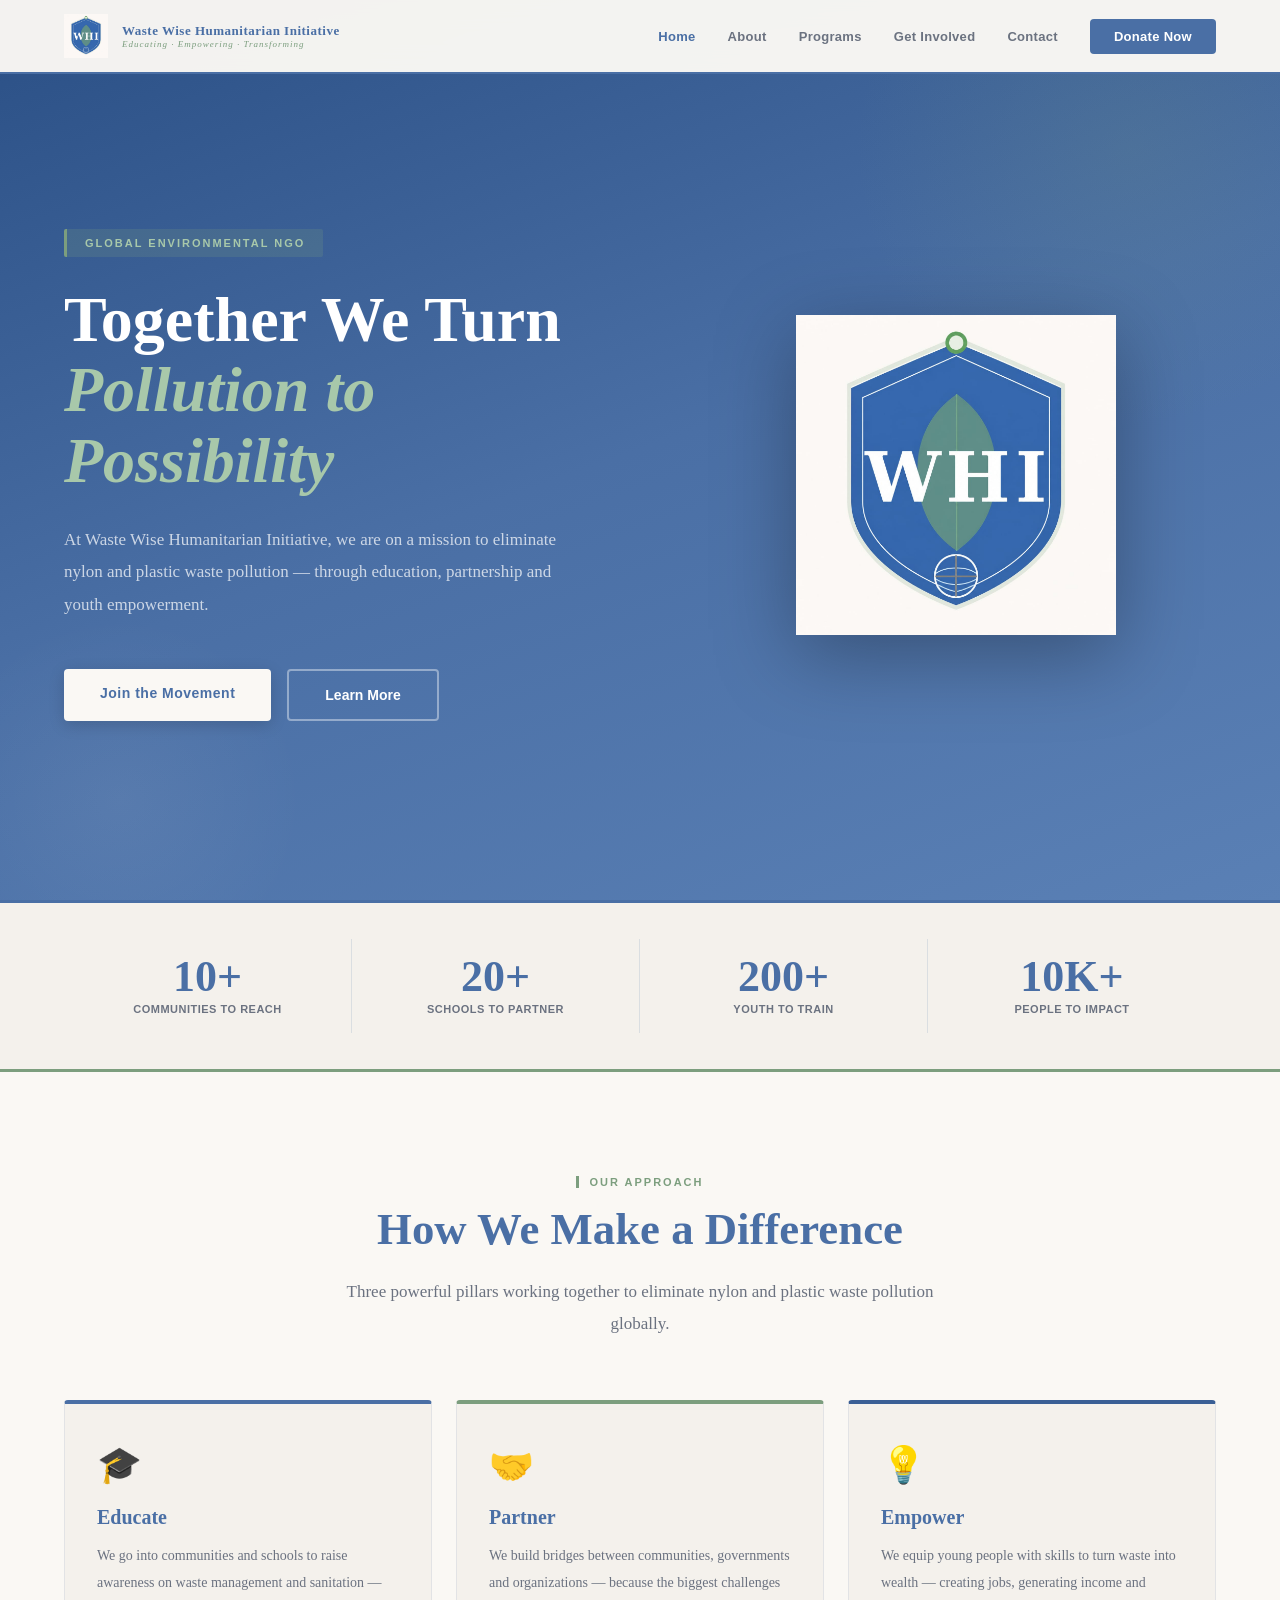
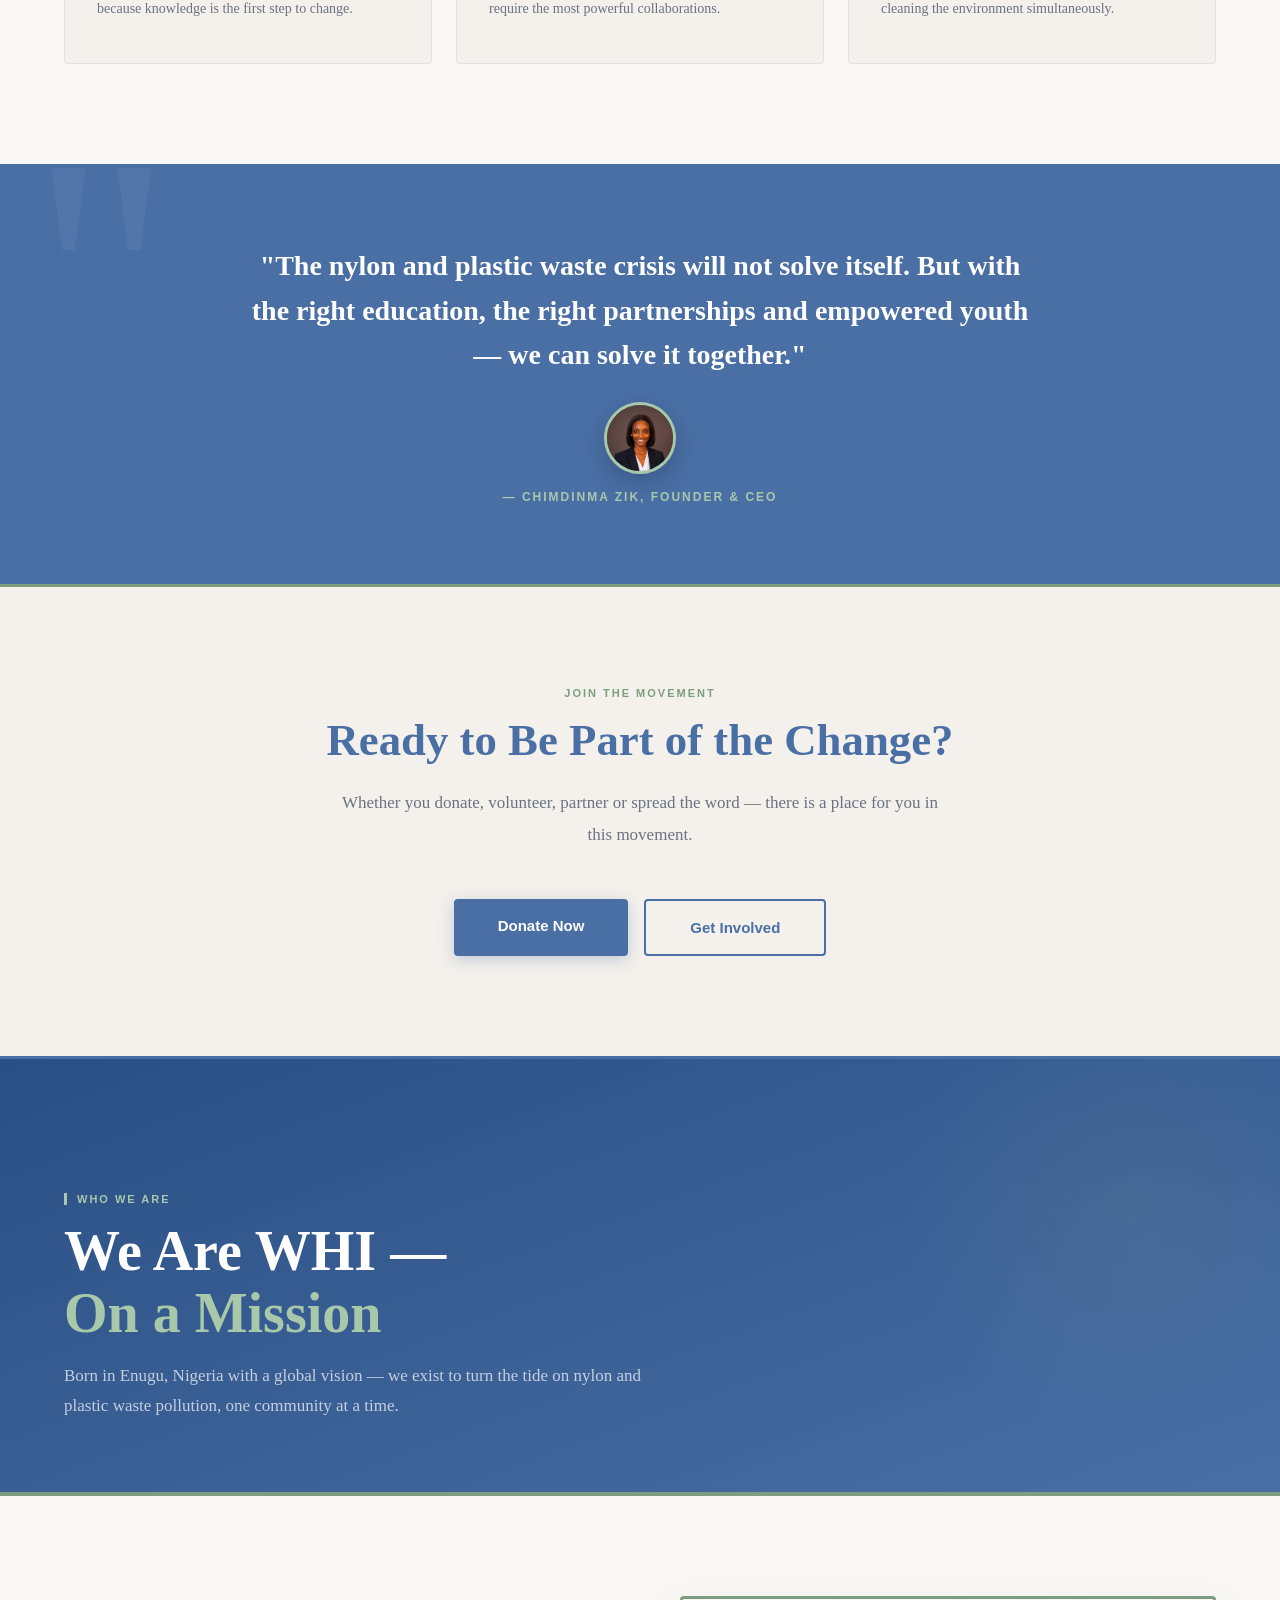
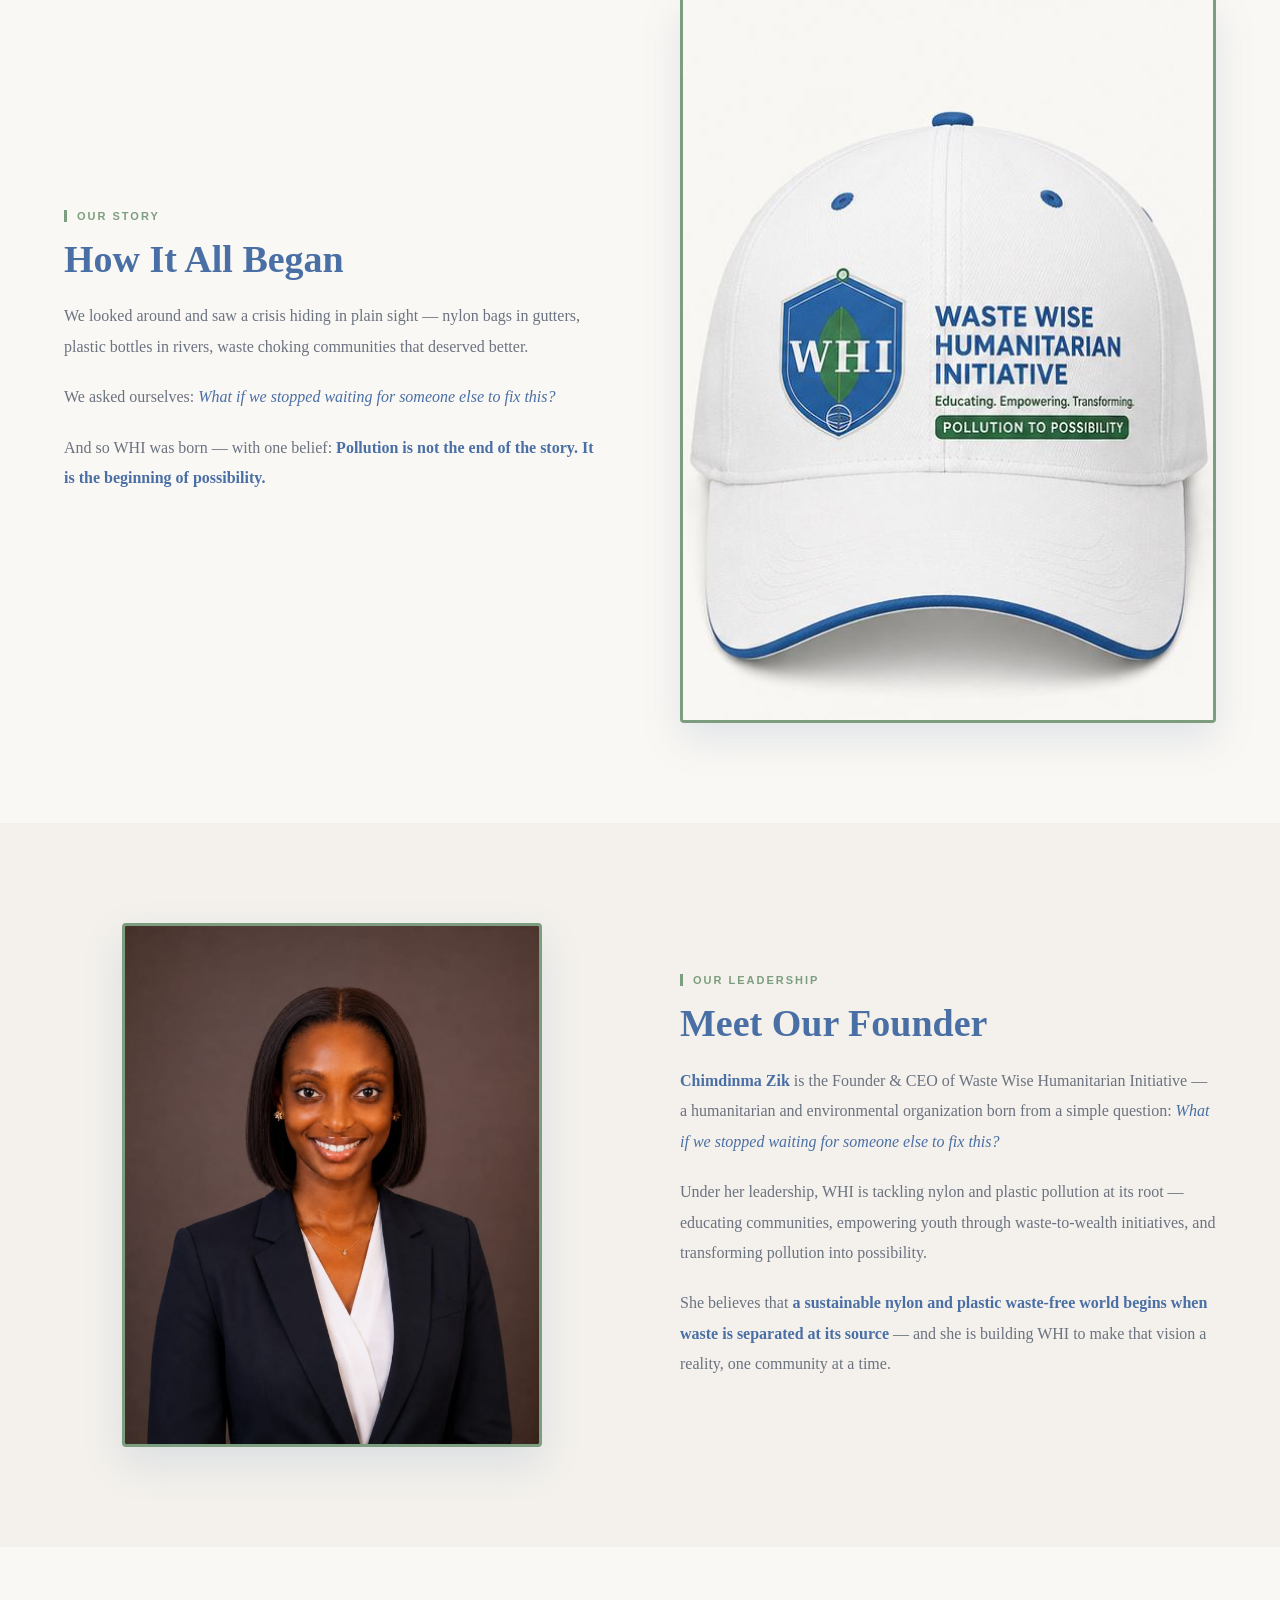
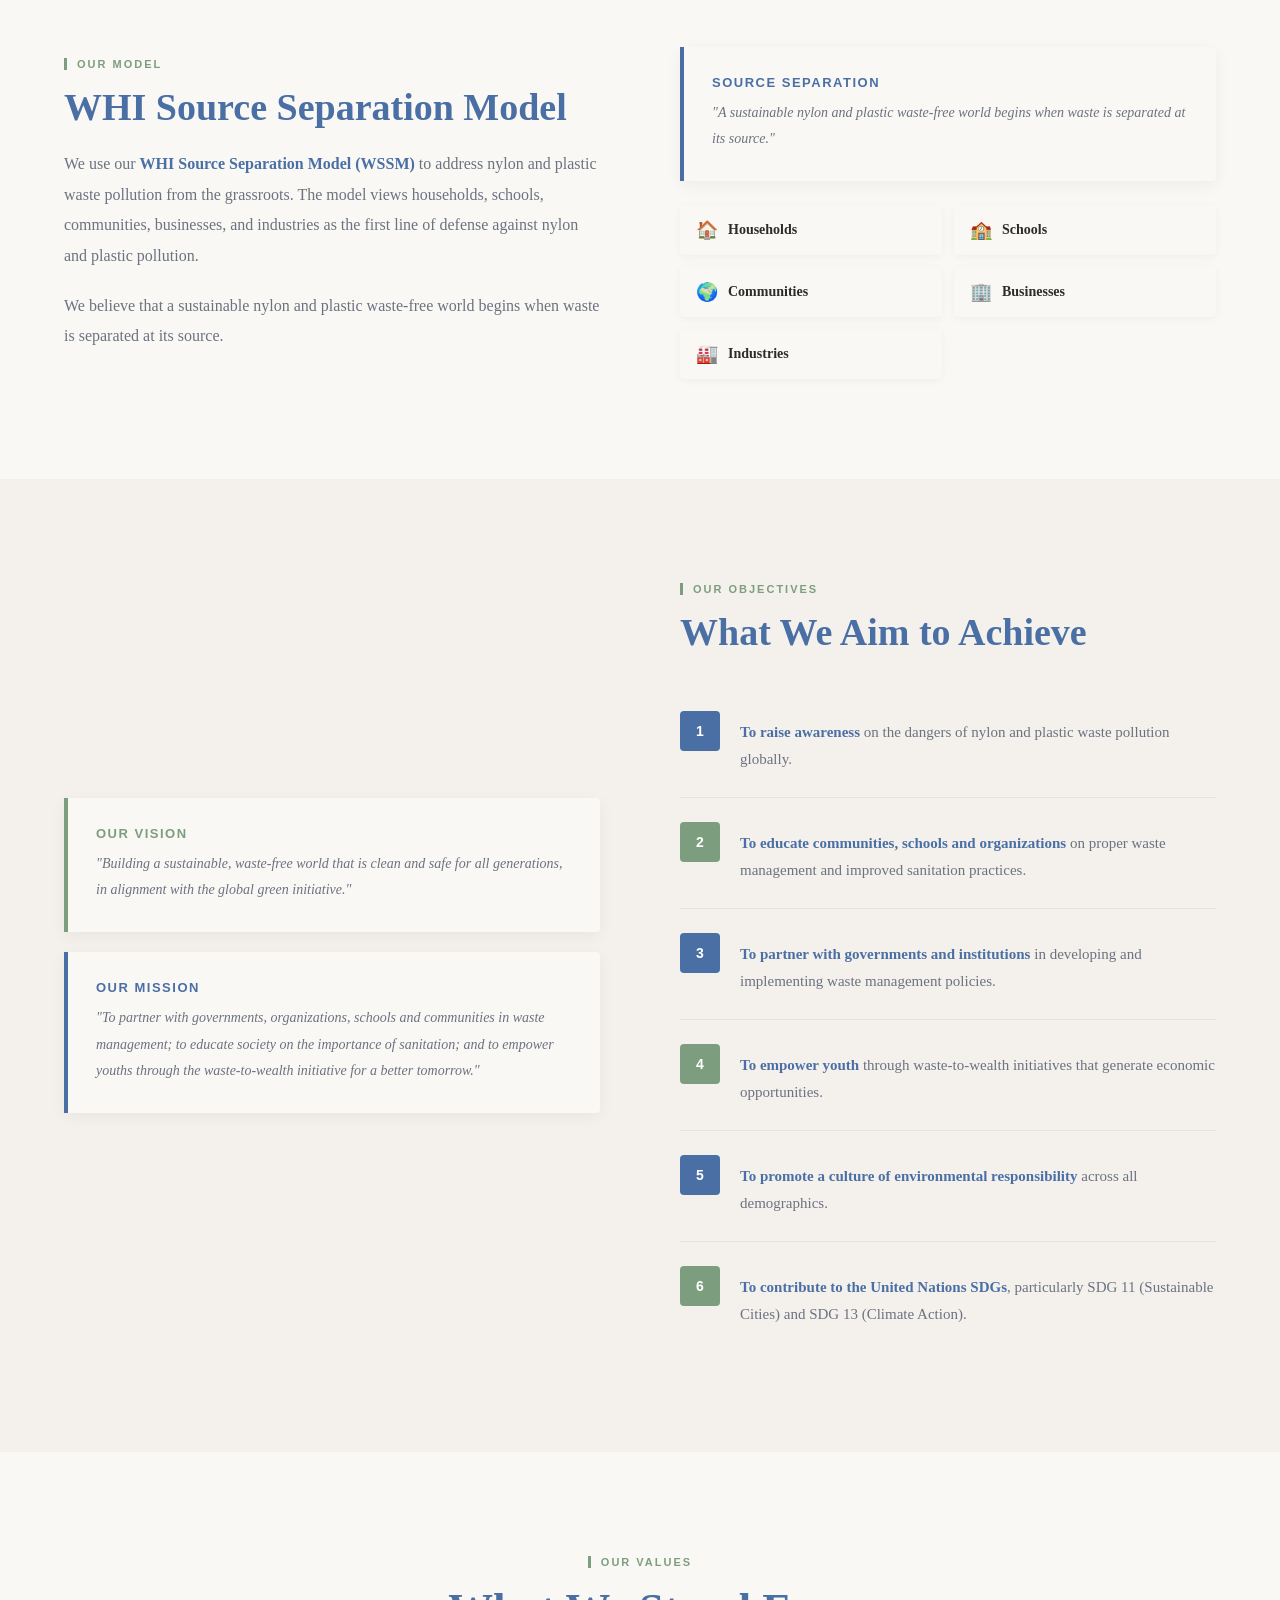
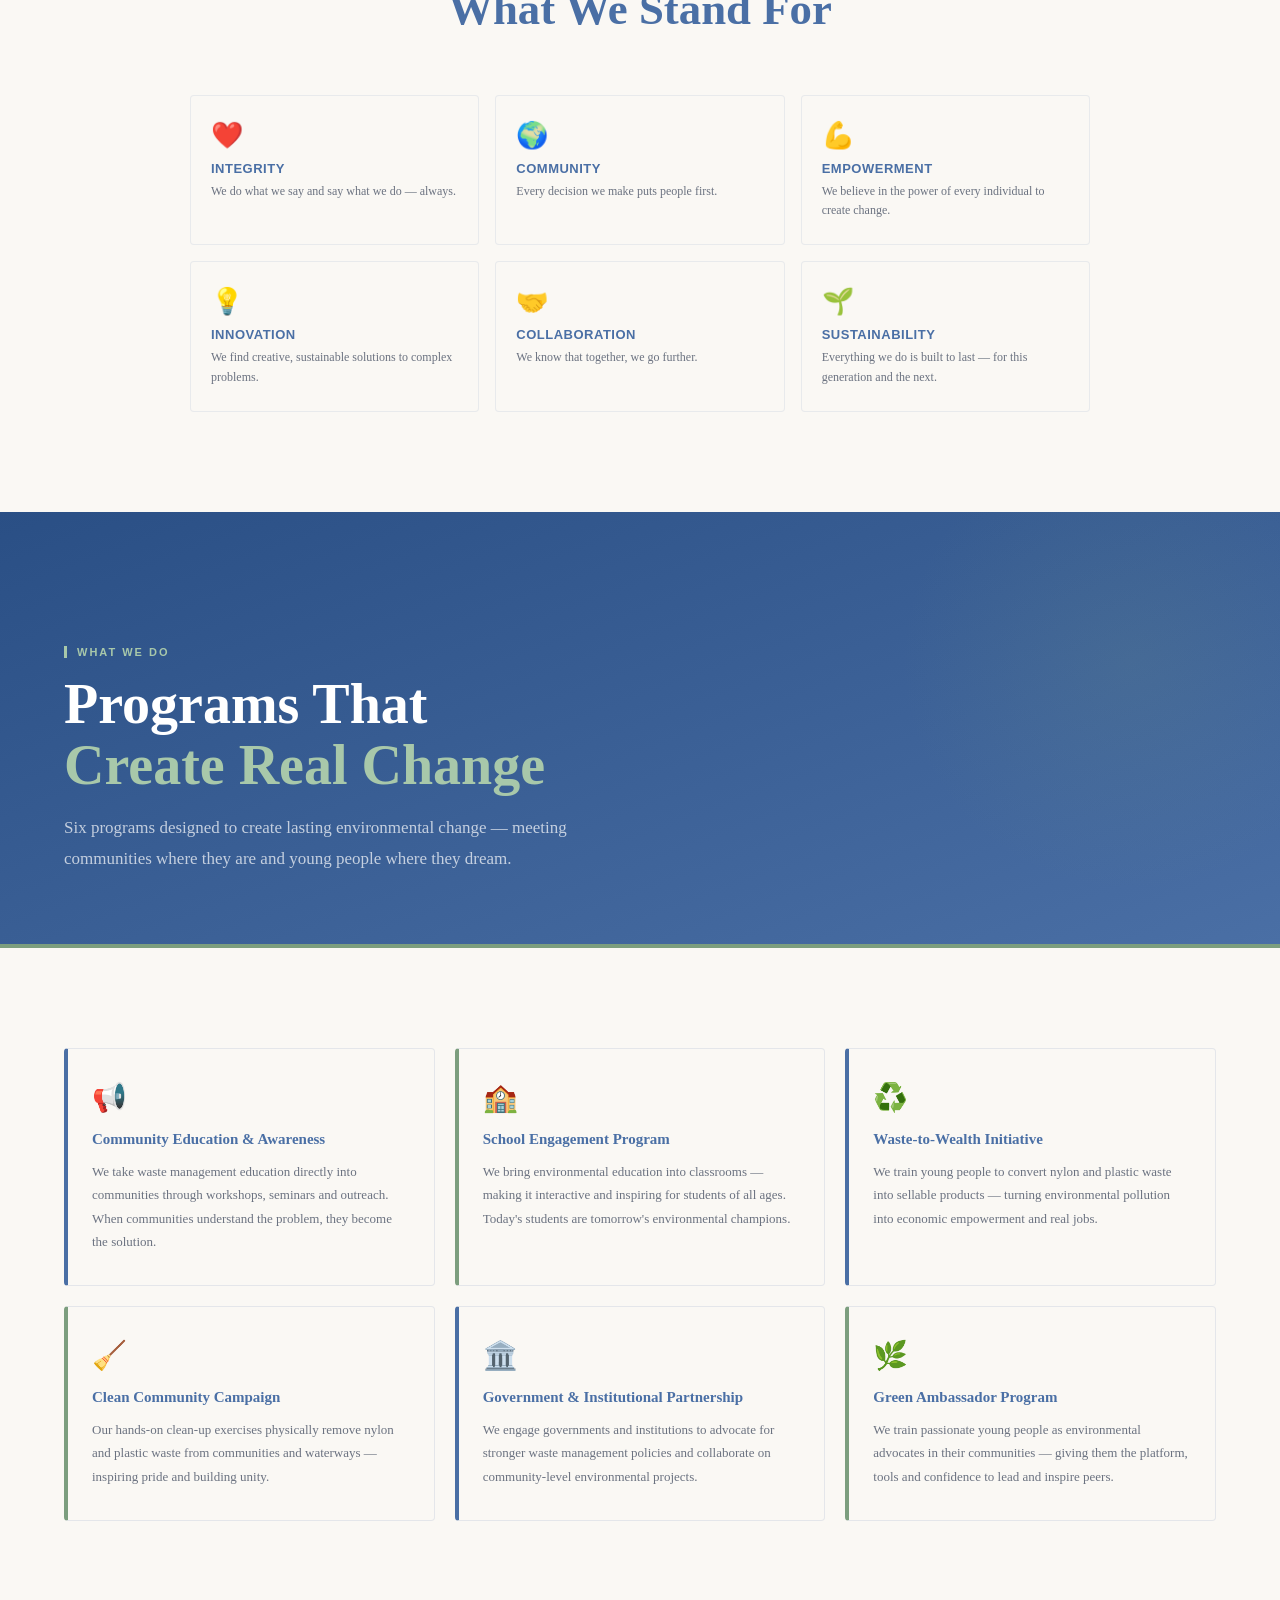
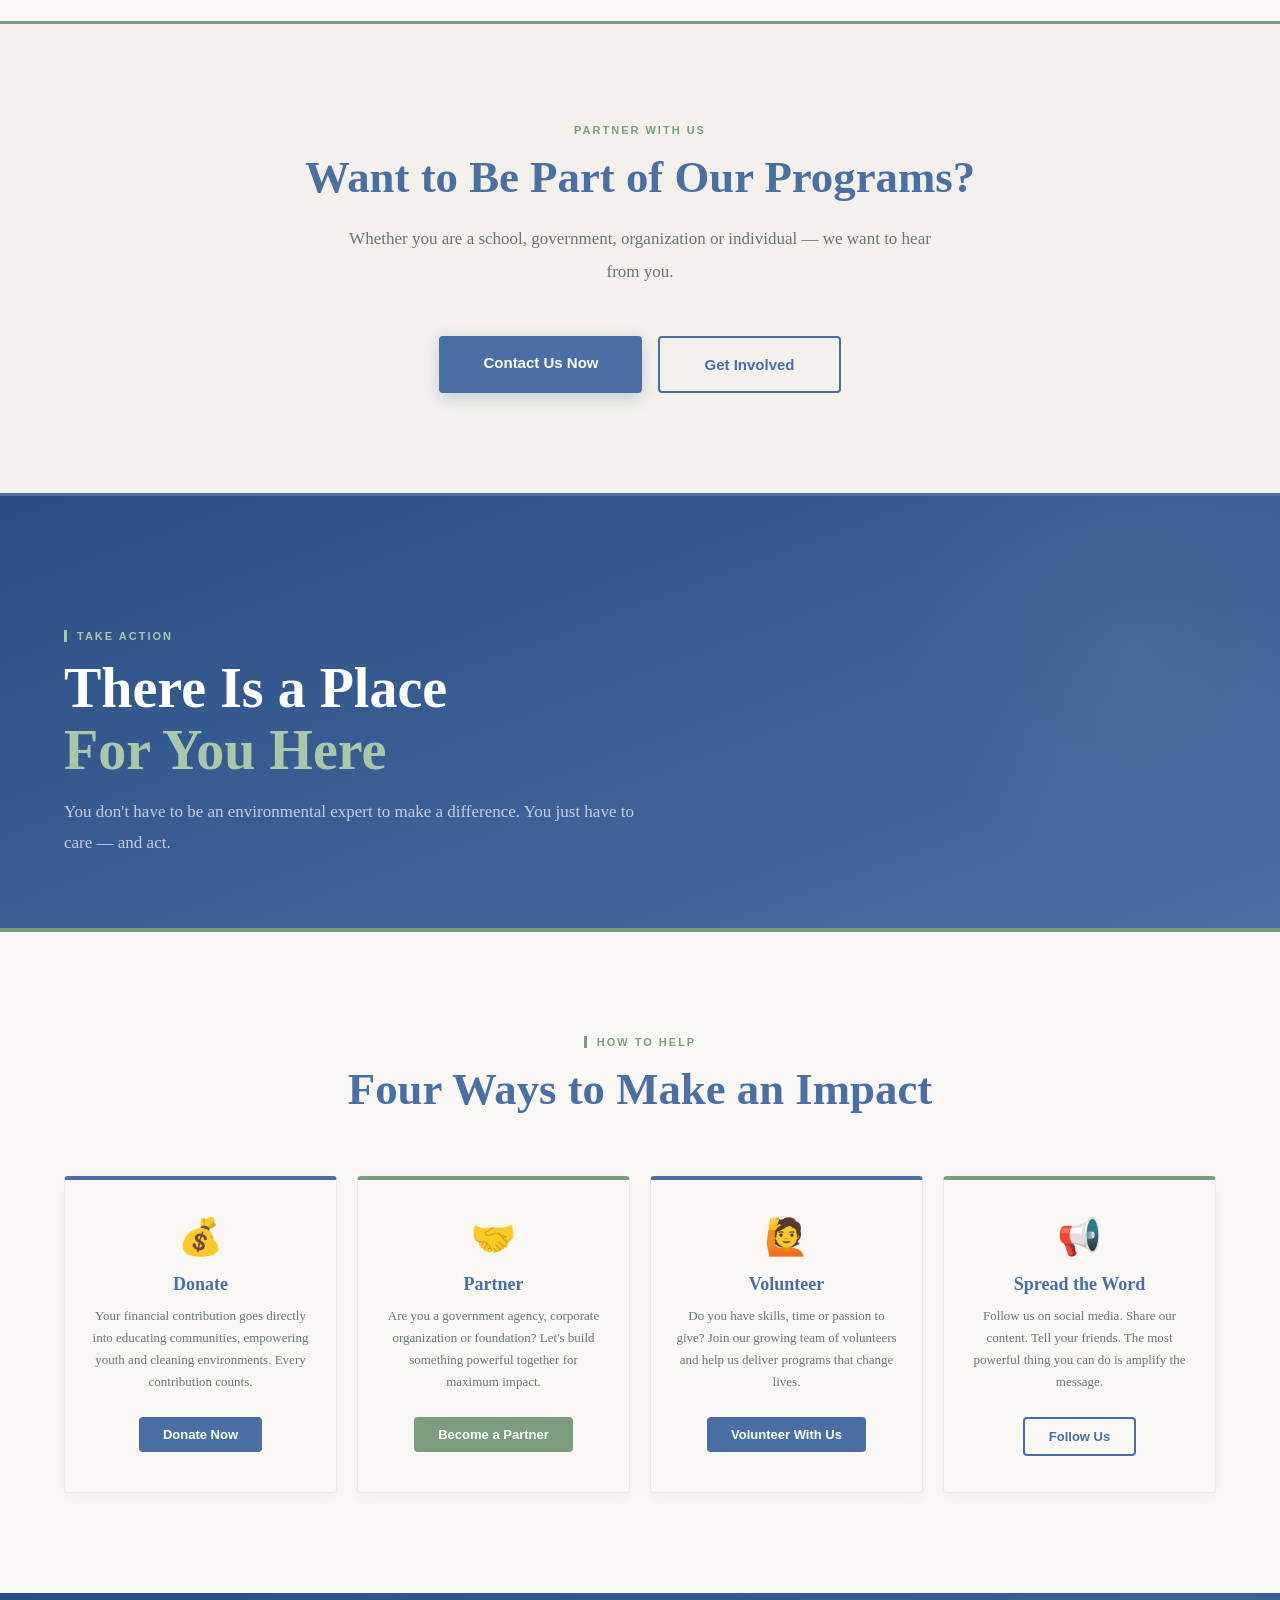
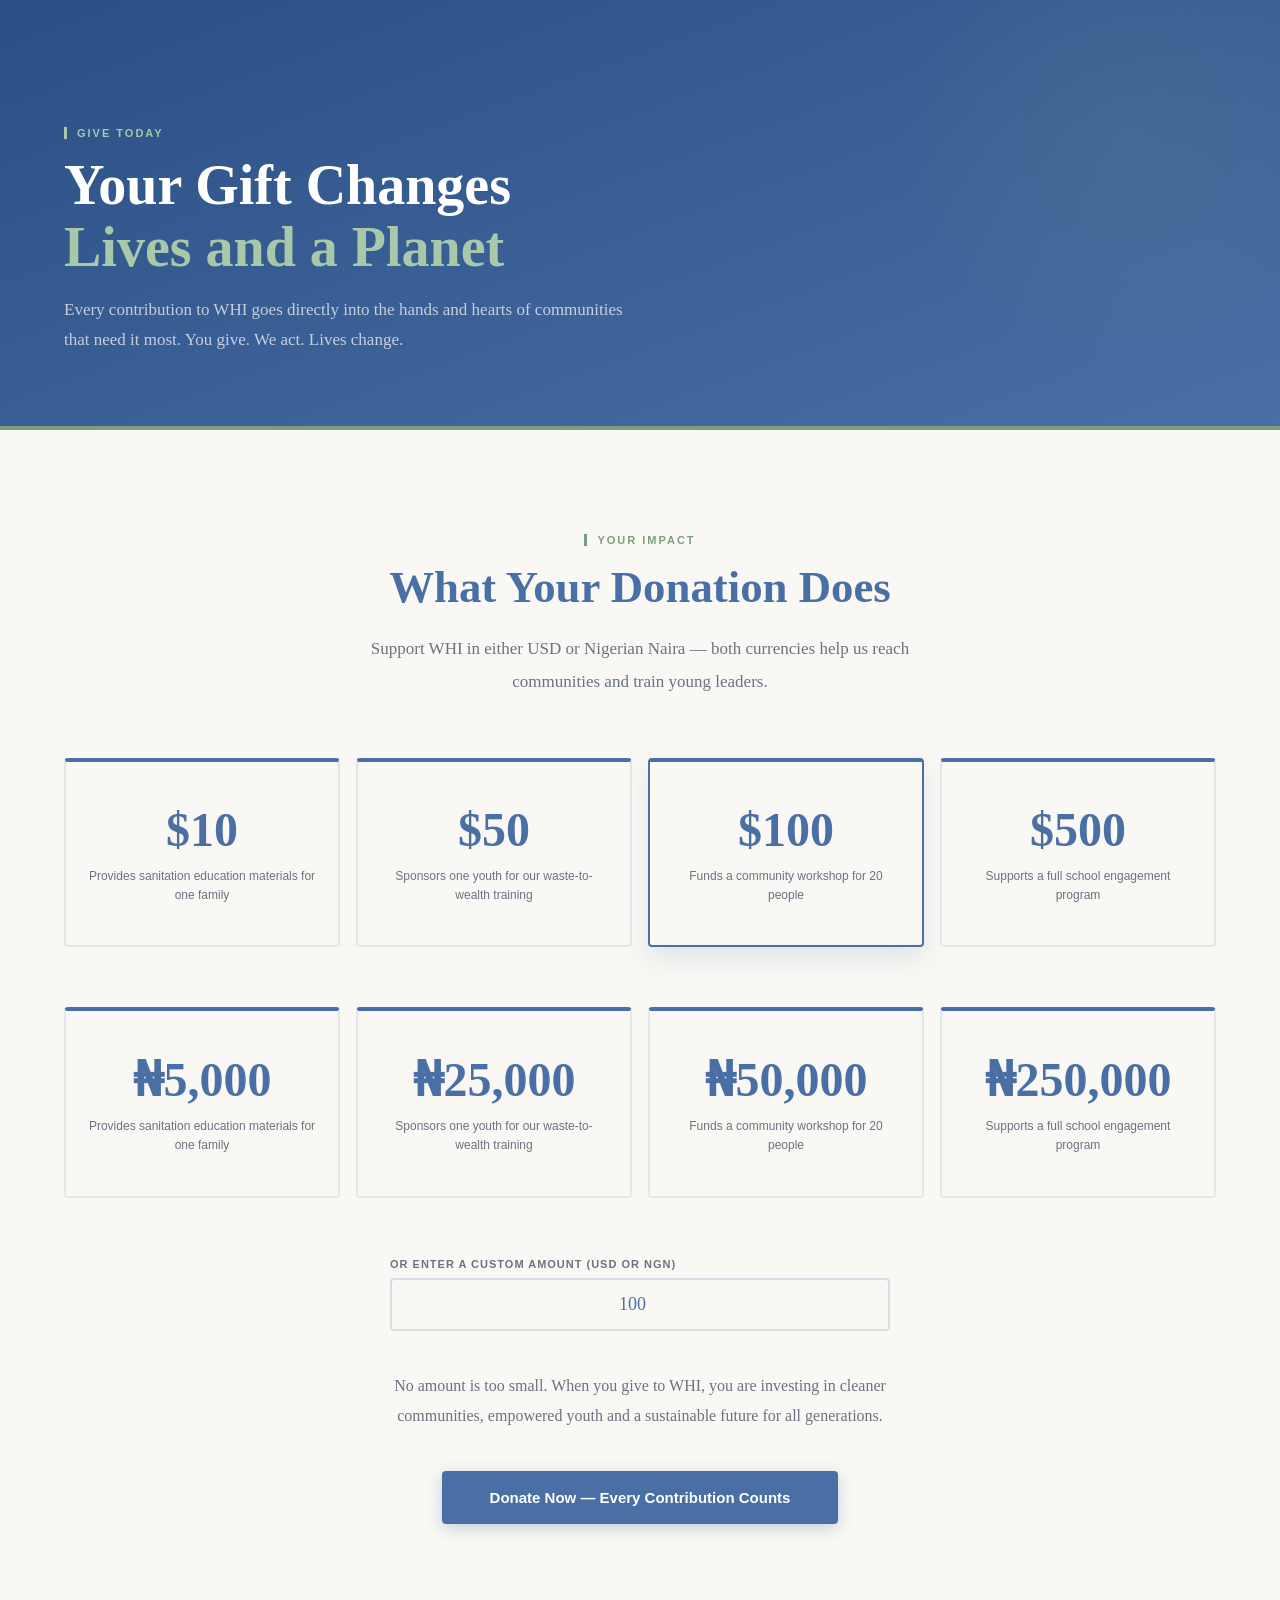
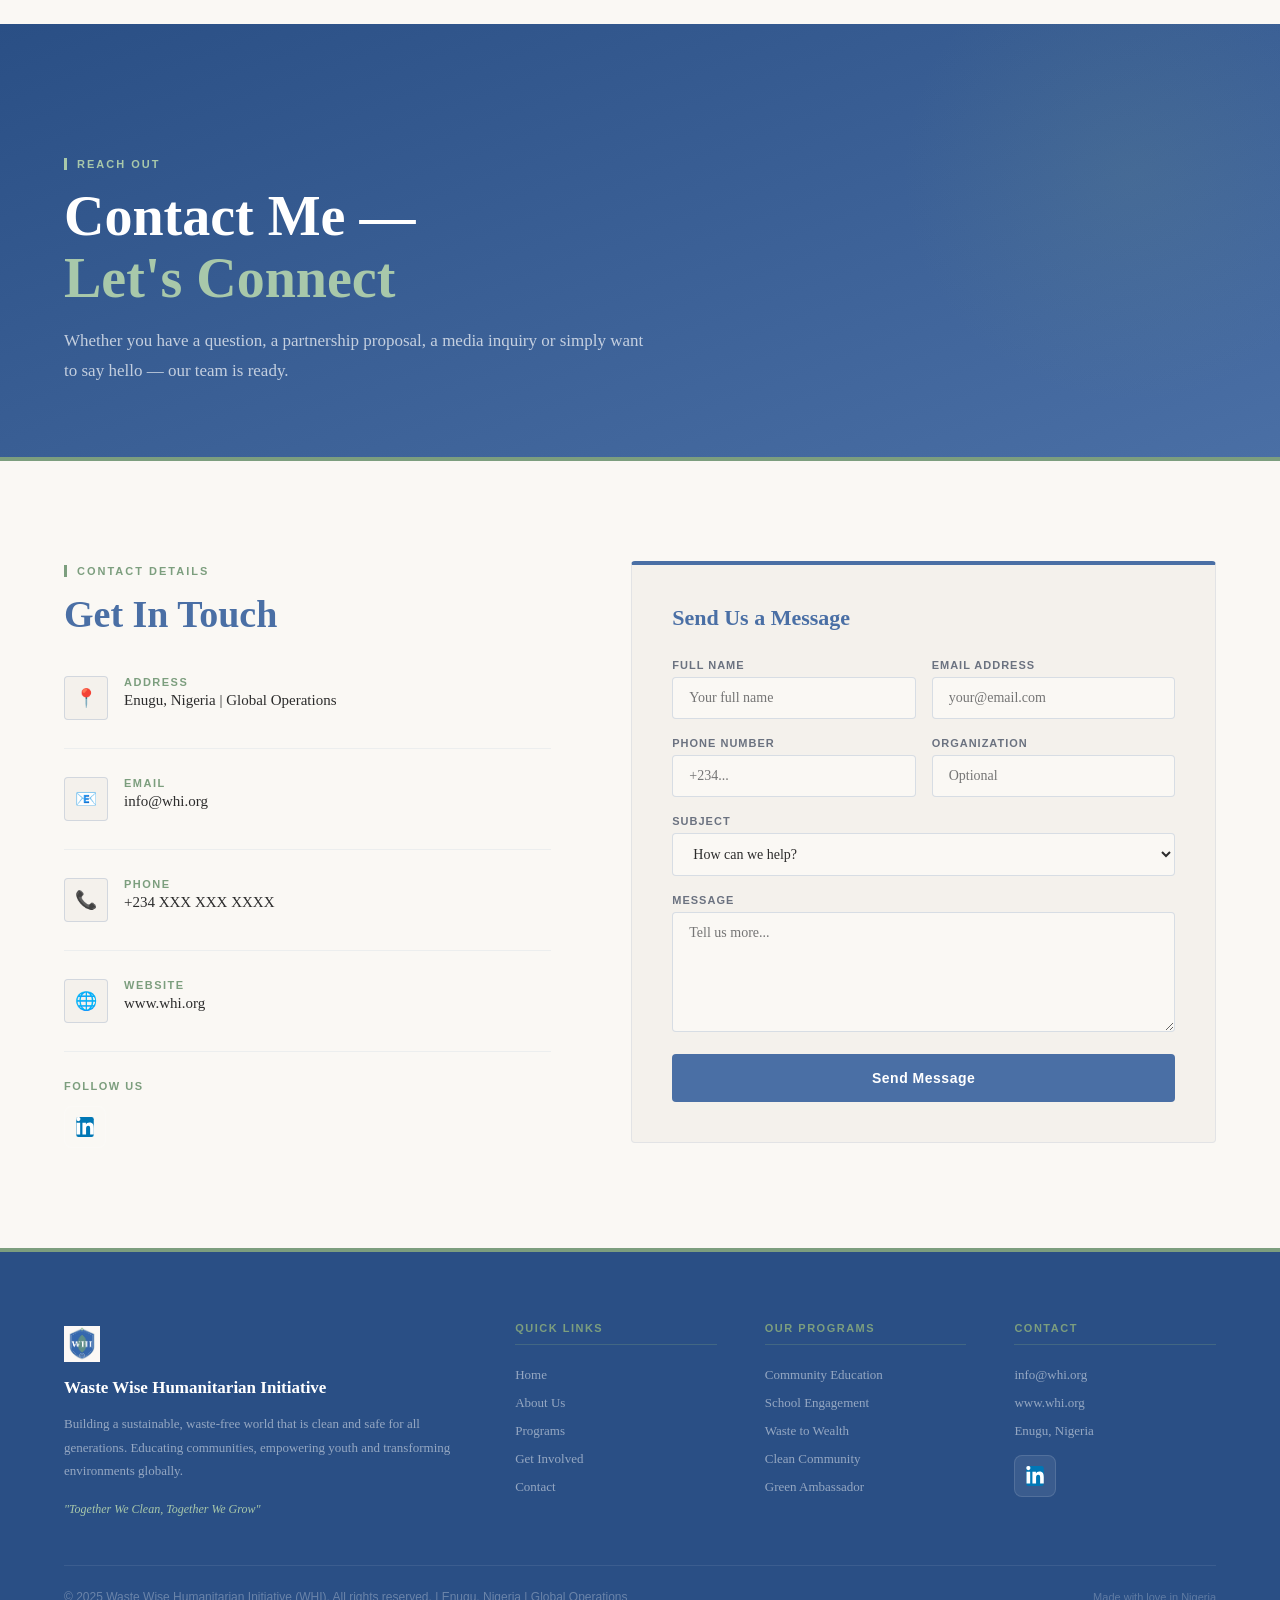
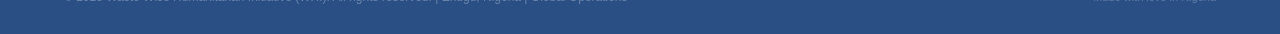
<file: index.html>
<!doctype html>
<html lang="en">
  <head>
    <meta charset="UTF-8" />
    <meta name="viewport" content="width=device-width, initial-scale=1.0" />
    <meta
      name="description"
      content="Waste Wise Humanitarian Initiative (WHI) — Educating, empowering and transforming communities to eliminate nylon and plastic waste pollution globally."
    />
    <link rel="icon" type="image/jpeg" href="assets/images/logo.jpeg" />
    <title>Waste Wise Humanitarian Initiative (WHI)</title>
    <link rel="stylesheet" href="css/styles.css" />
  </head>
  <body>
    <!-- NAVIGATION -->
    <nav>
      <a href="#home" class="nav-logo">
        <img src="assets/images/logo.jpeg" alt="WHI Logo" />
        <div class="nav-logo-text">
          <span class="nav-logo-name">Waste Wise Humanitarian Initiative</span>
          <span class="nav-logo-motto"
            >Educating · Empowering · Transforming</span
          >
        </div>
      </a>

      <button class="nav-toggle" aria-label="Toggle navigation menu">
        <span></span>
        <span></span>
        <span></span>
      </button>

      <ul class="nav-links">
        <li><a href="#home" class="active">Home</a></li>
        <li><a href="#about">About</a></li>
        <li><a href="#programs">Programs</a></li>
        <li><a href="#get-involved">Get Involved</a></li>
        <li><a href="#contact">Contact</a></li>
        <li><a href="#donate" class="nav-donate">Donate Now</a></li>
      </ul>
    </nav>

    <!-- HOME -->
    <div id="home" class="page-section">
      <section class="hero">
        <div class="hero-content">
          <div class="hero-tag">Global Environmental NGO</div>
          <h1>Together We Turn <em>Pollution to Possibility</em></h1>
          <p class="hero-sub">
            At Waste Wise Humanitarian Initiative, we are on a mission to
            eliminate nylon and plastic waste pollution — through education,
            partnership and youth empowerment.
          </p>
          <div class="hero-buttons">
            <a
              href="https://www.linkedin.com/company/waste-wise-humanitarian-initiative-whi/"
              class="btn-primary"
              target="_blank"
              rel="noopener noreferrer"
              >Join the Movement</a
            >
            <a
              href="https://www.linkedin.com/company/waste-wise-humanitarian-initiative-whi/"
              class="btn-outline"
              target="_blank"
              rel="noopener noreferrer"
              >Learn More</a
            >
          </div>
        </div>

        <div class="hero-visual">
          <img
            src="assets/images/logo.jpeg"
            alt="WHI Shield Logo"
            class="hero-logo"
          />
        </div>
      </section>

      <div class="stats-strip">
        <div class="stat-item fade-in">
          <span class="stat-num" data-target="10" data-suffix="+">0+</span>
          <span class="stat-label">Communities to Reach</span>
        </div>
        <div class="stat-item fade-in">
          <span class="stat-num" data-target="20" data-suffix="+">0+</span>
          <span class="stat-label">Schools to Partner</span>
        </div>
        <div class="stat-item fade-in">
          <span class="stat-num" data-target="200" data-suffix="+">0+</span>
          <span class="stat-label">Youth to Train</span>
        </div>
        <div class="stat-item fade-in">
          <span class="stat-num" data-target="10" data-suffix="K+">0K+</span>
          <span class="stat-label">People to Impact</span>
        </div>
      </div>

      <section class="section section-warm">
        <div class="section-header">
          <span class="section-tag">Our Approach</span>
          <h2 class="section-title">How We Make a Difference</h2>
          <p class="section-sub center">
            Three powerful pillars working together to eliminate nylon and
            plastic waste pollution globally.
          </p>
        </div>
        <div class="pillars-grid">
          <div class="pillar-card fade-in">
            <span class="pillar-icon">🎓</span>
            <div class="pillar-title">Educate</div>
            <p class="pillar-desc">
              We go into communities and schools to raise awareness on waste
              management and sanitation — because knowledge is the first step to
              change.
            </p>
          </div>
          <div class="pillar-card fade-in">
            <span class="pillar-icon">🤝</span>
            <div class="pillar-title">Partner</div>
            <p class="pillar-desc">
              We build bridges between communities, governments and
              organizations — because the biggest challenges require the most
              powerful collaborations.
            </p>
          </div>
          <div class="pillar-card fade-in">
            <span class="pillar-icon">💡</span>
            <div class="pillar-title">Empower</div>
            <p class="pillar-desc">
              We equip young people with skills to turn waste into wealth —
              creating jobs, generating income and cleaning the environment
              simultaneously.
            </p>
          </div>
        </div>
      </section>

      <div class="quote-section">
        <p class="quote-text">
          "The nylon and plastic waste crisis will not solve itself. But with
          the right education, the right partnerships and empowered youth — we
          can solve it together."
        </p>
        <div class="quote-founder fade-in">
          <img
            src="assets/images/founder.jpeg"
            alt="Chimdinma Zik — Founder & CEO of WHI"
          />
          <span class="quote-author">— Chimdinma Zik, Founder &amp; CEO</span>
        </div>
      </div>

      <div class="cta-section">
        <span
          class="section-tag"
          style="
            display: block;
            text-align: center;
            border: none;
            padding: 0;
            margin-bottom: 16px;
          "
          >Join the Movement</span
        >
        <h2
          class="section-title"
          style="text-align: center; margin-bottom: 20px"
        >
          Ready to Be Part of the Change?
        </h2>
        <p class="section-sub center" style="margin-bottom: 48px">
          Whether you donate, volunteer, partner or spread the word — there is a
          place for you in this movement.
        </p>
        <div class="cta-buttons">
          <a href="#donate" class="btn-cta-primary">Donate Now</a>
          <a href="#get-involved" class="btn-cta-outline">Get Involved</a>
        </div>
      </div>
    </div>

    <!-- ABOUT -->
    <div id="about" class="page-section">
      <div class="inner-hero">
        <span class="section-tag light">Who We Are</span>
        <h1>We Are WHI —<br /><span>On a Mission</span></h1>
        <p>
          Born in Enugu, Nigeria with a global vision — we exist to turn the
          tide on nylon and plastic waste pollution, one community at a time.
        </p>
      </div>

      <section class="section section-warm">
        <div class="about-grid">
          <div>
            <span class="section-tag">Our Story</span>
            <h2 class="section-title" style="font-size: clamp(26px, 3vw, 38px)">
              How It All Began
            </h2>
            <p class="about-text">
              We looked around and saw a crisis hiding in plain sight — nylon
              bags in gutters, plastic bottles in rivers, waste choking
              communities that deserved better.
            </p>
            <p class="about-text">
              We asked ourselves:
              <em>What if we stopped waiting for someone else to fix this?</em>
            </p>
            <p class="about-text">
              And so WHI was born — with one belief:
              <strong
                >Pollution is not the end of the story. It is the beginning of
                possibility.</strong
              >
            </p>
          </div>
          <div>
            <div class="about-image fade-in">
              <img
                src="assets/images/branding.jpeg"
                alt="WHI branding — Pollution to Possibility"
              />
            </div>
          </div>
        </div>
      </section>

      <section class="section section-mid">
        <div class="about-grid">
          <div>
            <div class="founder-image fade-in">
              <img
                src="assets/images/founder.jpeg"
                alt="Chimdinma Zik — Founder & CEO of WHI"
              />
            </div>
          </div>
          <div>
            <span class="section-tag">Our Leadership</span>
            <h2 class="section-title" style="font-size: clamp(26px, 3vw, 38px)">
              Meet Our Founder
            </h2>
            <p class="about-text">
              <strong>Chimdinma Zik</strong> is the Founder &amp; CEO of Waste
              Wise Humanitarian Initiative — a humanitarian and environmental
              organization born from a simple question:
              <em>What if we stopped waiting for someone else to fix this?</em>
            </p>
            <p class="about-text">
              Under her leadership, WHI is tackling nylon and plastic pollution
              at its root — educating communities, empowering youth through
              waste-to-wealth initiatives, and transforming pollution into
              possibility.
            </p>
            <p class="about-text">
              She believes that
              <strong
                >a sustainable nylon and plastic waste-free world begins when
                waste is separated at its source</strong
              >
              — and she is building WHI to make that vision a reality, one
              community at a time.
            </p>
          </div>
        </div>
      </section>

      <section class="section section-warm">
        <div class="about-grid">
          <div>
            <span class="section-tag">Our Model</span>
            <h2 class="section-title" style="font-size: clamp(26px, 3vw, 38px)">
              WHI Source Separation Model
            </h2>
            <p class="about-text">
              We use our <strong>WHI Source Separation Model (WSSM)</strong> to
              address nylon and plastic waste pollution from the grassroots. The
              model views households, schools, communities, businesses, and
              industries as the first line of defense against nylon and plastic
              pollution.
            </p>
            <p class="about-text">
              We believe that a sustainable nylon and plastic waste-free world
              begins when waste is separated at its source.
            </p>
          </div>
          <div>
            <div class="about-card blue fade-in">
              <h3>Source Separation</h3>
              <p>
                "A sustainable nylon and plastic waste-free world begins when
                waste is separated at its source."
              </p>
            </div>
            <div class="model-points fade-in" style="margin-top: 24px">
              <div class="model-point">
                <span class="model-point-icon">🏠</span><span>Households</span>
              </div>
              <div class="model-point">
                <span class="model-point-icon">🏫</span><span>Schools</span>
              </div>
              <div class="model-point">
                <span class="model-point-icon">🌍</span><span>Communities</span>
              </div>
              <div class="model-point">
                <span class="model-point-icon">🏢</span><span>Businesses</span>
              </div>
              <div class="model-point">
                <span class="model-point-icon">🏭</span><span>Industries</span>
              </div>
            </div>
          </div>
        </div>
      </section>

      <section class="section section-mid">
        <div class="about-grid">
          <div>
            <div class="about-card fade-in">
              <h3>Our Vision</h3>
              <p>
                "Building a sustainable, waste-free world that is clean and safe
                for all generations, in alignment with the global green
                initiative."
              </p>
            </div>
            <div class="about-card blue fade-in">
              <h3>Our Mission</h3>
              <p>
                "To partner with governments, organizations, schools and
                communities in waste management; to educate society on the
                importance of sanitation; and to empower youths through the
                waste-to-wealth initiative for a better tomorrow."
              </p>
            </div>
          </div>
          <div>
            <span class="section-tag">Our Objectives</span>
            <h2
              class="section-title"
              style="font-size: clamp(26px, 3vw, 38px); margin-bottom: 32px"
            >
              What We Aim to Achieve
            </h2>
            <ol class="objectives-list">
              <li class="fade-in">
                <span class="objective-num">1</span>
                <span class="objective-text"
                  ><strong>To raise awareness</strong> on the dangers of nylon
                  and plastic waste pollution globally.</span
                >
              </li>
              <li class="fade-in">
                <span class="objective-num sage">2</span>
                <span class="objective-text"
                  ><strong
                    >To educate communities, schools and organizations</strong
                  >
                  on proper waste management and improved sanitation
                  practices.</span
                >
              </li>
              <li class="fade-in">
                <span class="objective-num">3</span>
                <span class="objective-text"
                  ><strong>To partner with governments and institutions</strong>
                  in developing and implementing waste management
                  policies.</span
                >
              </li>
              <li class="fade-in">
                <span class="objective-num sage">4</span>
                <span class="objective-text"
                  ><strong>To empower youth</strong> through waste-to-wealth
                  initiatives that generate economic opportunities.</span
                >
              </li>
              <li class="fade-in">
                <span class="objective-num">5</span>
                <span class="objective-text"
                  ><strong
                    >To promote a culture of environmental
                    responsibility</strong
                  >
                  across all demographics.</span
                >
              </li>
              <li class="fade-in">
                <span class="objective-num sage">6</span>
                <span class="objective-text"
                  ><strong>To contribute to the United Nations SDGs</strong>,
                  particularly SDG 11 (Sustainable Cities) and SDG 13 (Climate
                  Action).</span
                >
              </li>
            </ol>
          </div>
        </div>
      </section>

      <section class="section section-warm">
        <div class="section-header">
          <span class="section-tag">Our Values</span>
          <h2 class="section-title">What We Stand For</h2>
        </div>
        <div class="values-grid">
          <div class="value-card fade-in">
            <span class="value-icon">❤️</span>
            <div class="value-title">Integrity</div>
            <div class="value-desc">
              We do what we say and say what we do — always.
            </div>
          </div>
          <div class="value-card fade-in">
            <span class="value-icon">🌍</span>
            <div class="value-title">Community</div>
            <div class="value-desc">
              Every decision we make puts people first.
            </div>
          </div>
          <div class="value-card fade-in">
            <span class="value-icon">💪</span>
            <div class="value-title">Empowerment</div>
            <div class="value-desc">
              We believe in the power of every individual to create change.
            </div>
          </div>
          <div class="value-card fade-in">
            <span class="value-icon">💡</span>
            <div class="value-title">Innovation</div>
            <div class="value-desc">
              We find creative, sustainable solutions to complex problems.
            </div>
          </div>
          <div class="value-card fade-in">
            <span class="value-icon">🤝</span>
            <div class="value-title">Collaboration</div>
            <div class="value-desc">We know that together, we go further.</div>
          </div>
          <div class="value-card fade-in">
            <span class="value-icon">🌱</span>
            <div class="value-title">Sustainability</div>
            <div class="value-desc">
              Everything we do is built to last — for this generation and the
              next.
            </div>
          </div>
        </div>
      </section>
    </div>

    <!-- PROGRAMS -->
    <div id="programs" class="page-section">
      <div class="inner-hero">
        <span class="section-tag light">What We Do</span>
        <h1>Programs That<br /><span>Create Real Change</span></h1>
        <p>
          Six programs designed to create lasting environmental change — meeting
          communities where they are and young people where they dream.
        </p>
      </div>

      <section class="section section-warm">
        <div class="programs-grid">
          <div class="program-card fade-in">
            <span class="program-icon">📢</span>
            <div class="program-title">Community Education &amp; Awareness</div>
            <p class="program-desc">
              We take waste management education directly into communities
              through workshops, seminars and outreach. When communities
              understand the problem, they become the solution.
            </p>
          </div>
          <div class="program-card fade-in">
            <span class="program-icon">🏫</span>
            <div class="program-title">School Engagement Program</div>
            <p class="program-desc">
              We bring environmental education into classrooms — making it
              interactive and inspiring for students of all ages. Today's
              students are tomorrow's environmental champions.
            </p>
          </div>
          <div class="program-card fade-in">
            <span class="program-icon">♻️</span>
            <div class="program-title">Waste-to-Wealth Initiative</div>
            <p class="program-desc">
              We train young people to convert nylon and plastic waste into
              sellable products — turning environmental pollution into economic
              empowerment and real jobs.
            </p>
          </div>
          <div class="program-card fade-in">
            <span class="program-icon">🧹</span>
            <div class="program-title">Clean Community Campaign</div>
            <p class="program-desc">
              Our hands-on clean-up exercises physically remove nylon and
              plastic waste from communities and waterways — inspiring pride and
              building unity.
            </p>
          </div>
          <div class="program-card fade-in">
            <span class="program-icon">🏛️</span>
            <div class="program-title">
              Government &amp; Institutional Partnership
            </div>
            <p class="program-desc">
              We engage governments and institutions to advocate for stronger
              waste management policies and collaborate on community-level
              environmental projects.
            </p>
          </div>
          <div class="program-card fade-in">
            <span class="program-icon">🌿</span>
            <div class="program-title">Green Ambassador Program</div>
            <p class="program-desc">
              We train passionate young people as environmental advocates in
              their communities — giving them the platform, tools and confidence
              to lead and inspire peers.
            </p>
          </div>
        </div>
      </section>

      <div class="cta-section">
        <span
          class="section-tag"
          style="
            display: block;
            text-align: center;
            border: none;
            padding: 0;
            margin-bottom: 16px;
          "
          >Partner With Us</span
        >
        <h2
          class="section-title"
          style="text-align: center; margin-bottom: 20px"
        >
          Want to Be Part of Our Programs?
        </h2>
        <p class="section-sub center" style="margin-bottom: 48px">
          Whether you are a school, government, organization or individual — we
          want to hear from you.
        </p>
        <div class="cta-buttons">
          <a href="#contact" class="btn-cta-primary">Contact Us Now</a>
          <a
            href="https://www.linkedin.com/company/waste-wise-humanitarian-initiative-whi/"
            class="btn-cta-outline"
            target="_blank"
            rel="noopener noreferrer"
            >Get Involved</a
          >
        </div>
      </div>
    </div>

    <!-- GET INVOLVED -->
    <div id="get-involved" class="page-section">
      <div class="inner-hero">
        <span class="section-tag light">Take Action</span>
        <h1>There Is a Place<br /><span>For You Here</span></h1>
        <p>
          You don't have to be an environmental expert to make a difference. You
          just have to care — and act.
        </p>
      </div>

      <section class="section section-warm">
        <div class="section-header">
          <span class="section-tag">How to Help</span>
          <h2 class="section-title">Four Ways to Make an Impact</h2>
        </div>
        <div class="involved-grid">
          <div class="involved-card fade-in">
            <span class="involved-icon">💰</span>
            <div class="involved-title">Donate</div>
            <p class="involved-desc">
              Your financial contribution goes directly into educating
              communities, empowering youth and cleaning environments. Every
              contribution counts.
            </p>
            <a href="#donate" class="btn-sm btn-blue">Donate Now</a>
          </div>
          <div class="involved-card fade-in">
            <span class="involved-icon">🤝</span>
            <div class="involved-title">Partner</div>
            <p class="involved-desc">
              Are you a government agency, corporate organization or foundation?
              Let's build something powerful together for maximum impact.
            </p>
            <a href="#contact" class="btn-sm btn-sage">Become a Partner</a>
          </div>
          <div class="involved-card fade-in">
            <span class="involved-icon">🙋</span>
            <div class="involved-title">Volunteer</div>
            <p class="involved-desc">
              Do you have skills, time or passion to give? Join our growing team
              of volunteers and help us deliver programs that change lives.
            </p>
            <a href="#contact" class="btn-sm btn-blue">Volunteer With Us</a>
          </div>
          <div class="involved-card fade-in">
            <span class="involved-icon">📢</span>
            <div class="involved-title">Spread the Word</div>
            <p class="involved-desc">
              Follow us on social media. Share our content. Tell your friends.
              The most powerful thing you can do is amplify the message.
            </p>
            <a
              href="https://www.linkedin.com/company/waste-wise-humanitarian-initiative-whi/"
              class="btn-sm btn-outline-blue"
              target="_blank"
              rel="noopener noreferrer"
              >Follow Us</a
            >
          </div>
        </div>
      </section>
    </div>

    <!-- DONATE -->
    <div id="donate" class="page-section">
      <div class="inner-hero">
        <span class="section-tag light">Give Today</span>
        <h1>Your Gift Changes<br /><span>Lives and a Planet</span></h1>
        <p>
          Every contribution to WHI goes directly into the hands and hearts of
          communities that need it most. You give. We act. Lives change.
        </p>
      </div>

      <section class="section section-warm">
        <div class="section-header">
          <span class="section-tag">Your Impact</span>
          <h2 class="section-title">What Your Donation Does</h2>
          <p class="section-sub center" style="margin-bottom: 24px">
            Support WHI in either USD or Nigerian Naira — both currencies help
            us reach communities and train young leaders.
          </p>
        </div>
        <div class="donate-grid">
          <div class="donate-card fade-in">
            <span class="donate-amount">$10</span>
            <p class="donate-impact">
              Provides sanitation education materials for one family
            </p>
          </div>
          <div class="donate-card fade-in">
            <span class="donate-amount">$50</span>
            <p class="donate-impact">
              Sponsors one youth for our waste-to-wealth training
            </p>
          </div>
          <div class="donate-card selected fade-in">
            <span class="donate-amount">$100</span>
            <p class="donate-impact">
              Funds a community workshop for 20 people
            </p>
          </div>
          <div class="donate-card fade-in">
            <span class="donate-amount">$500</span>
            <p class="donate-impact">
              Supports a full school engagement program
            </p>
          </div>
        </div>

        <div class="donate-grid" style="margin-top: 32px">
          <div class="donate-card fade-in">
            <span class="donate-amount">₦5,000</span>
            <p class="donate-impact">
              Provides sanitation education materials for one family
            </p>
          </div>
          <div class="donate-card fade-in">
            <span class="donate-amount">₦25,000</span>
            <p class="donate-impact">
              Sponsors one youth for our waste-to-wealth training
            </p>
          </div>
          <div class="donate-card fade-in">
            <span class="donate-amount">₦50,000</span>
            <p class="donate-impact">
              Funds a community workshop for 20 people
            </p>
          </div>
          <div class="donate-card fade-in">
            <span class="donate-amount">₦250,000</span>
            <p class="donate-impact">
              Supports a full school engagement program
            </p>
          </div>
        </div>

        <div class="donate-custom">
          <label for="custom-amount"
            >Or enter a custom amount (USD or NGN)</label
          >
          <input
            type="number"
            id="custom-amount"
            min="1"
            placeholder="100"
            value="100"
          />
        </div>

        <p class="donate-note">
          No amount is too small. When you give to WHI, you are investing in
          cleaner communities, empowered youth and a sustainable future for all
          generations.
        </p>

        <div style="text-align: center">
          <button
            class="btn-cta-primary"
            style="font-size: 15px; padding: 18px 48px"
          >
            Donate Now — Every Contribution Counts
          </button>
        </div>
      </section>
    </div>

    <!-- CONTACT -->
    <div id="contact" class="page-section">
      <div class="inner-hero">
        <span class="section-tag light">Reach Out</span>
        <h1>Contact Me —<br /><span>Let's Connect</span></h1>
        <p>
          Whether you have a question, a partnership proposal, a media inquiry
          or simply want to say hello — our team is ready.
        </p>
      </div>

      <section class="section section-warm">
        <div class="contact-grid">
          <div>
            <span class="section-tag">Contact Details</span>
            <h2
              class="section-title"
              style="font-size: clamp(26px, 3vw, 38px); margin-bottom: 40px"
            >
              Get In Touch
            </h2>

            <div class="contact-item">
              <div class="contact-icon">📍</div>
              <div class="contact-detail">
                <h4>Address</h4>
                <p>Enugu, Nigeria | Global Operations</p>
              </div>
            </div>
            <div class="contact-item">
              <div class="contact-icon">📧</div>
              <div class="contact-detail">
                <h4>Email</h4>
                <p><a href="mailto:info@whi.org">info@whi.org</a></p>
              </div>
            </div>
            <div class="contact-item">
              <div class="contact-icon">📞</div>
              <div class="contact-detail">
                <h4>Phone</h4>
                <p>+234 XXX XXX XXXX</p>
              </div>
            </div>
            <div class="contact-item">
              <div class="contact-icon">🌐</div>
              <div class="contact-detail">
                <h4>Website</h4>
                <p><a href="https://www.whi.org">www.whi.org</a></p>
              </div>
            </div>

            <h4
              style="
                font-size: 11px;
                font-weight: 700;
                color: var(--sage);
                letter-spacing: 1.5px;
                text-transform: uppercase;
                margin-bottom: 14px;
                font-family: Arial, sans-serif;
              "
            >
              Follow Us
            </h4>
            <div class="social-links">
              <a
                href="https://www.linkedin.com/company/waste-wise-humanitarian-initiative-whi/"
                class="social-link"
                aria-label="LinkedIn"
                target="_blank"
                rel="noopener noreferrer"
              >
                <img
                  src="assets/images/linkedin.svg"
                  alt="LinkedIn"
                  class="social-icon"
                />
              </a>
            </div>
          </div>

          <form
            class="contact-form"
            id="contact-form"
            action="https://formspree.io/f/xykaeezk"
            method="POST"
          >
            <input
              type="hidden"
              name="_subject"
              value="WHI website contact form submission"
            />
            <input
              type="hidden"
              name="_next"
              value="https://www.whi.org/#contact"
            />
            <h3>Send Us a Message</h3>
            <div class="form-row">
              <div class="form-group">
                <label for="name">Full Name</label>
                <input
                  type="text"
                  id="name"
                  name="name"
                  placeholder="Your full name"
                  required
                />
              </div>
              <div class="form-group">
                <label for="email">Email Address</label>
                <input
                  type="email"
                  id="email"
                  name="_replyto"
                  placeholder="your@email.com"
                  required
                />
              </div>
            </div>
            <div class="form-row">
              <div class="form-group">
                <label for="phone">Phone Number</label>
                <input
                  type="tel"
                  id="phone"
                  name="phone"
                  placeholder="+234..."
                />
              </div>
              <div class="form-group">
                <label for="organization">Organization</label>
                <input
                  type="text"
                  id="organization"
                  name="organization"
                  placeholder="Optional"
                />
              </div>
            </div>
            <div class="form-group">
              <label for="subject">Subject</label>
              <select id="subject" name="subject" required>
                <option value="">How can we help?</option>
                <option value="partnership">Partnership Inquiry</option>
                <option value="volunteer">Volunteer Application</option>
                <option value="donation">Donation Question</option>
                <option value="media">Media Inquiry</option>
                <option value="general">General Question</option>
              </select>
            </div>
            <div class="form-group">
              <label for="message">Message</label>
              <textarea
                id="message"
                name="message"
                placeholder="Tell us more..."
                required
              ></textarea>
            </div>
            <button type="submit" class="btn-submit">Send Message</button>
            <div class="form-success">
              Thank you! Your message has been sent. We'll be in touch soon.
            </div>
          </form>
        </div>
      </section>
    </div>

    <!-- FOOTER -->
    <footer>
      <div class="footer-grid">
        <div class="footer-brand">
          <img src="assets/images/logo.jpeg" alt="WHI Logo" />
          <h3>Waste Wise Humanitarian Initiative</h3>
          <p>
            Building a sustainable, waste-free world that is clean and safe for
            all generations. Educating communities, empowering youth and
            transforming environments globally.
          </p>
          <span class="footer-tagline"
            >"Together We Clean, Together We Grow"</span
          >
        </div>
        <div class="footer-col">
          <h4>Quick Links</h4>
          <ul>
            <li><a href="#home">Home</a></li>
            <li><a href="#about">About Us</a></li>
            <li><a href="#programs">Programs</a></li>
            <li><a href="#get-involved">Get Involved</a></li>
            <li><a href="#contact">Contact</a></li>
          </ul>
        </div>
        <div class="footer-col">
          <h4>Our Programs</h4>
          <ul>
            <li><a href="#programs">Community Education</a></li>
            <li><a href="#programs">School Engagement</a></li>
            <li><a href="#programs">Waste to Wealth</a></li>
            <li><a href="#programs">Clean Community</a></li>
            <li><a href="#programs">Green Ambassador</a></li>
          </ul>
        </div>
        <div class="footer-col">
          <h4>Contact</h4>
          <ul>
            <li><a href="mailto:info@whi.org">info@whi.org</a></li>
            <li><a href="https://www.whi.org">www.whi.org</a></li>
            <li><a>Enugu, Nigeria</a></li>
          </ul>
          <div class="social-links" style="margin-top: 16px">
            <a
              href="https://www.linkedin.com/company/waste-wise-humanitarian-initiative-whi/"
              class="social-link"
              aria-label="LinkedIn"
              target="_blank"
              rel="noopener noreferrer"
            >
              <img
                src="assets/images/linkedin.svg"
                alt="LinkedIn"
                class="social-icon"
              />
            </a>
          </div>
        </div>
      </div>
      <div class="footer-bottom">
        <p>
          &copy; 2025 Waste Wise Humanitarian Initiative (WHI). All rights
          reserved. | Enugu, Nigeria | Global Operations
        </p>
        <p style="font-size: 11px; color: rgba(255, 255, 255, 0.25)">
          Made with love in Nigeria
        </p>
      </div>
    </footer>

    <script src="js/main.js"></script>
  </body>
</html>
</file>
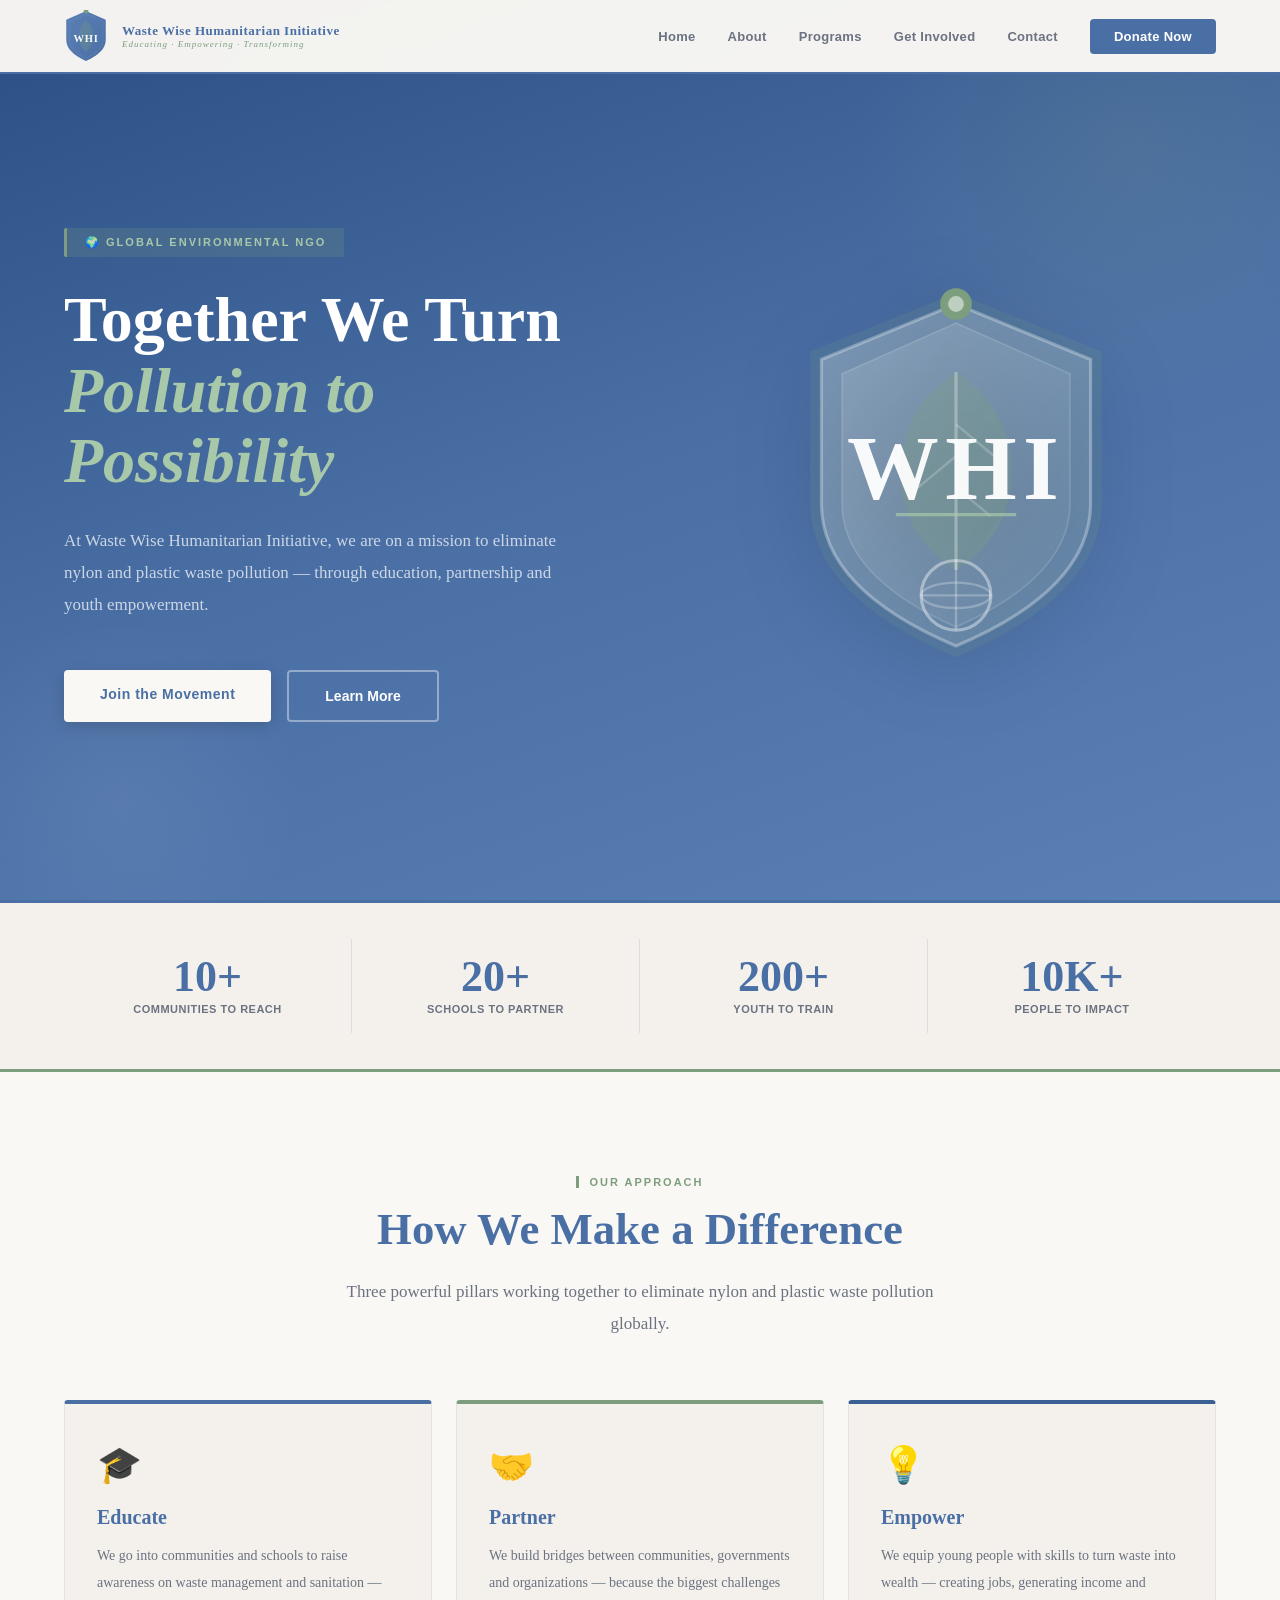
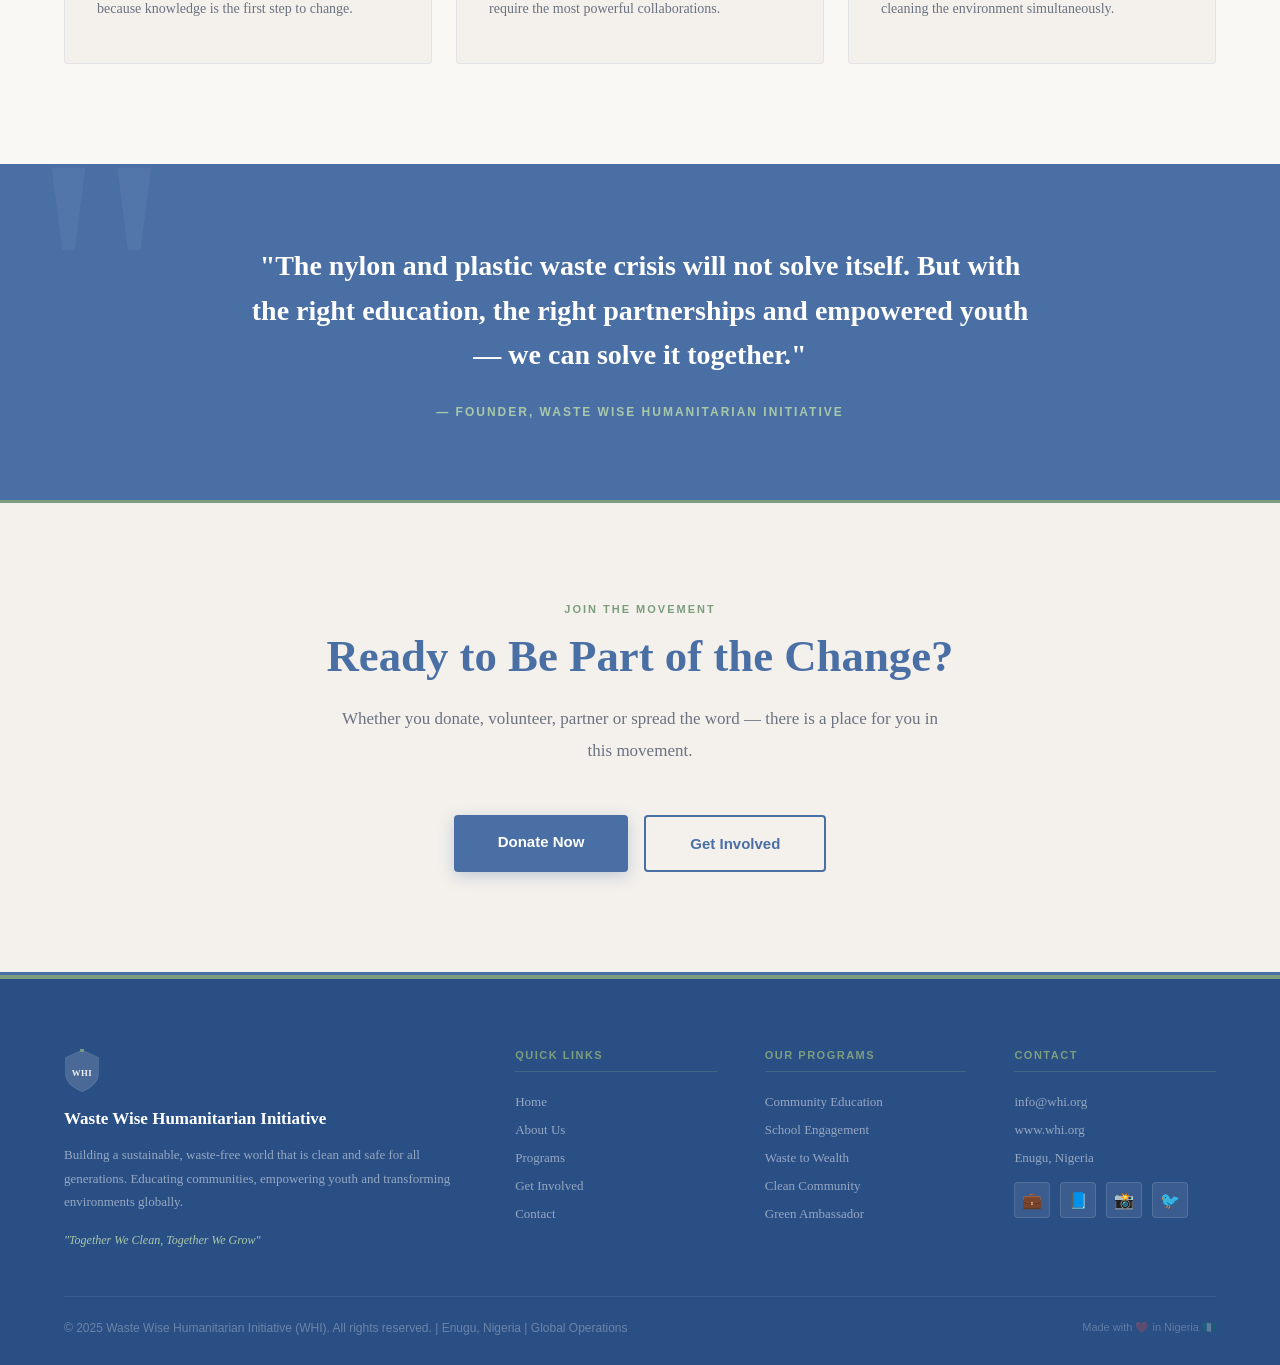
<file: resources/WHI_Website_Final.html>
<!DOCTYPE html>
<html lang="en">
<head>
  <meta charset="UTF-8"/>
  <meta name="viewport" content="width=device-width, initial-scale=1.0"/>
  <title>Waste Wise Humanitarian Initiative (WHI)</title>
  <style>
    :root {
      --blue: #4A6FA5;
      --blue-dark: #3A5F95;
      --blue-deep: #2A4F85;
      --sage: #7C9E7E;
      --sage-dark: #5C7E5E;
      --warm: #FAF8F4;
      --warm-mid: #F4F1EC;
      --warm-dark: #EDE9E2;
      --text: #2C2C2C;
      --grey: #6B7280;
      --white: #FFFFFF;
    }

    * { margin: 0; padding: 0; box-sizing: border-box; scroll-behavior: smooth; }

    body {
      font-family: Georgia, serif;
      background: var(--warm);
      color: var(--text);
      overflow-x: hidden;
    }

    /* ── NAVIGATION ── */
    nav {
      position: fixed;
      top: 0; left: 0; right: 0;
      z-index: 1000;
      background: rgba(250, 248, 244, 0.97);
      backdrop-filter: blur(12px);
      border-bottom: 2px solid var(--blue);
      padding: 0 5%;
      display: flex;
      align-items: center;
      justify-content: space-between;
      height: 74px;
    }

    .nav-logo {
      display: flex;
      align-items: center;
      gap: 14px;
      text-decoration: none;
    }

    .nav-logo-text { display: flex; flex-direction: column; }

    .nav-logo-name {
      font-size: 13px;
      font-weight: 700;
      color: var(--blue);
      letter-spacing: 0.5px;
      font-family: Georgia, serif;
    }

    .nav-logo-motto {
      font-size: 9px;
      color: var(--sage);
      letter-spacing: 1px;
      font-style: italic;
    }

    .nav-links {
      display: flex;
      align-items: center;
      gap: 32px;
      list-style: none;
    }

    .nav-links a {
      text-decoration: none;
      font-size: 13px;
      font-weight: 600;
      color: var(--grey);
      transition: color 0.3s;
      font-family: Arial, sans-serif;
      letter-spacing: 0.3px;
    }

    .nav-links a:hover { color: var(--blue); }

    .nav-donate {
      background: var(--blue) !important;
      color: white !important;
      padding: 10px 24px !important;
      border-radius: 4px;
      font-weight: 700 !important;
      transition: all 0.3s;
    }

    .nav-donate:hover {
      background: var(--blue-dark) !important;
      transform: translateY(-1px);
      box-shadow: 0 4px 16px rgba(74,111,165,0.3);
    }

    /* Shield SVG for nav */
    .nav-shield { width: 44px; height: 52px; }

    /* ── HERO ── */
    .hero {
      min-height: 100vh;
      background: linear-gradient(160deg, var(--blue-deep) 0%, var(--blue) 50%, #5A80B5 100%);
      padding: 130px 5% 80px;
      display: grid;
      grid-template-columns: 1.1fr 1fr;
      align-items: center;
      gap: 60px;
      position: relative;
      overflow: hidden;
    }

    .hero::before {
      content: '';
      position: absolute;
      top: -150px; right: -150px;
      width: 600px; height: 600px;
      background: radial-gradient(circle, rgba(124,158,126,0.15) 0%, transparent 65%);
      border-radius: 50%;
    }

    .hero::after {
      content: '';
      position: absolute;
      bottom: -100px; left: -80px;
      width: 400px; height: 400px;
      background: radial-gradient(circle, rgba(250,248,244,0.06) 0%, transparent 65%);
      border-radius: 50%;
    }

    .hero-tag {
      display: inline-flex;
      align-items: center;
      gap: 8px;
      background: rgba(124,158,126,0.2);
      color: #A8C8AA;
      padding: 8px 18px;
      border-radius: 2px;
      font-size: 11px;
      font-weight: 700;
      letter-spacing: 2px;
      margin-bottom: 28px;
      border-left: 3px solid var(--sage);
      text-transform: uppercase;
      font-family: Arial, sans-serif;
    }

    .hero h1 {
      font-size: clamp(38px, 5vw, 64px);
      font-weight: 700;
      line-height: 1.1;
      color: white;
      margin-bottom: 28px;
    }

    .hero h1 em {
      font-style: italic;
      color: #A8C8AA;
      display: block;
    }

    .hero-sub {
      font-size: 17px;
      line-height: 1.9;
      color: rgba(255,255,255,0.72);
      margin-bottom: 48px;
      max-width: 520px;
    }

    .hero-buttons { display: flex; gap: 16px; }

    .btn-primary {
      background: var(--warm);
      color: var(--blue);
      padding: 16px 36px;
      border-radius: 4px;
      text-decoration: none;
      font-weight: 700;
      font-size: 14px;
      letter-spacing: 0.5px;
      transition: all 0.3s;
      font-family: Arial, sans-serif;
      box-shadow: 0 4px 16px rgba(0,0,0,0.15);
    }

    .btn-primary:hover {
      background: white;
      transform: translateY(-2px);
      box-shadow: 0 8px 24px rgba(0,0,0,0.2);
    }

    .btn-outline {
      background: transparent;
      color: white;
      padding: 16px 36px;
      border-radius: 4px;
      text-decoration: none;
      font-weight: 600;
      font-size: 14px;
      border: 2px solid rgba(255,255,255,0.4);
      transition: all 0.3s;
      font-family: Arial, sans-serif;
    }

    .btn-outline:hover {
      border-color: white;
      background: rgba(255,255,255,0.1);
      transform: translateY(-2px);
    }

    /* Hero visual */
    .hero-visual {
      display: flex;
      justify-content: center;
      align-items: center;
      position: relative;
      z-index: 1;
    }

    .shield-hero {
      width: 320px;
      height: 380px;
      animation: float 6s ease-in-out infinite;
      filter: drop-shadow(0 20px 40px rgba(0,0,0,0.3));
    }

    @keyframes float {
      0%, 100% { transform: translateY(0); }
      50% { transform: translateY(-18px); }
    }

    /* ── STATS STRIP ── */
    .stats-strip {
      background: var(--warm-mid);
      border-top: 3px solid var(--blue);
      border-bottom: 3px solid var(--sage);
      padding: 36px 5%;
      display: grid;
      grid-template-columns: repeat(4, 1fr);
      gap: 0;
    }

    .stat-item {
      text-align: center;
      padding: 16px;
      border-right: 1px solid rgba(74,111,165,0.15);
    }

    .stat-item:last-child { border-right: none; }

    .stat-num {
      font-size: 44px;
      font-weight: 700;
      color: var(--blue);
      display: block;
      line-height: 1;
      font-family: Georgia, serif;
    }

    .stat-label {
      font-size: 11px;
      color: var(--grey);
      margin-top: 6px;
      font-weight: 600;
      letter-spacing: 0.5px;
      font-family: Arial, sans-serif;
      text-transform: uppercase;
    }

    /* ── SECTIONS ── */
    .section { padding: 100px 5%; }
    .section-warm { background: var(--warm); }
    .section-mid { background: var(--warm-mid); }
    .section-blue { background: var(--blue); }
    .section-dark-blue { background: var(--blue-deep); }

    .section-tag {
      display: inline-block;
      font-size: 11px;
      font-weight: 700;
      letter-spacing: 2px;
      text-transform: uppercase;
      color: var(--sage);
      margin-bottom: 16px;
      border-left: 3px solid var(--sage);
      padding-left: 10px;
      font-family: Arial, sans-serif;
    }

    .section-tag.blue {
      color: var(--blue);
      border-color: var(--blue);
    }

    .section-title {
      font-size: clamp(30px, 3.5vw, 46px);
      font-weight: 700;
      line-height: 1.15;
      margin-bottom: 20px;
      color: var(--blue);
    }

    .section-title.white { color: white; }

    .section-sub {
      font-size: 17px;
      line-height: 1.9;
      color: var(--grey);
      max-width: 600px;
      margin-bottom: 60px;
    }

    .section-sub.white { color: rgba(255,255,255,0.75); }

    /* ── PILLARS ── */
    .pillars-grid {
      display: grid;
      grid-template-columns: repeat(3, 1fr);
      gap: 24px;
    }

    .pillar-card {
      background: var(--warm-mid);
      border: 1px solid rgba(74,111,165,0.1);
      padding: 40px 32px;
      border-radius: 4px;
      transition: all 0.3s;
      position: relative;
      overflow: hidden;
      border-top: 4px solid var(--blue);
    }

    .pillar-card:nth-child(2) { border-top-color: var(--sage); }
    .pillar-card:nth-child(3) { border-top-color: var(--blue-dark); }

    .pillar-card:hover {
      transform: translateY(-6px);
      box-shadow: 0 16px 40px rgba(74,111,165,0.15);
    }

    .pillar-icon { font-size: 36px; margin-bottom: 20px; display: block; }

    .pillar-title {
      font-size: 20px;
      font-weight: 700;
      color: var(--blue);
      margin-bottom: 14px;
    }

    .pillar-desc { font-size: 14px; line-height: 1.9; color: var(--grey); }

    /* ── PROGRAMS ── */
    .programs-grid {
      display: grid;
      grid-template-columns: repeat(3, 1fr);
      gap: 20px;
    }

    .program-card {
      background: var(--warm);
      border: 1px solid rgba(74,111,165,0.12);
      padding: 32px 24px;
      border-radius: 4px;
      transition: all 0.3s;
      position: relative;
      border-left: 4px solid var(--blue);
    }

    .program-card:nth-child(even) { border-left-color: var(--sage); }

    .program-card:hover {
      transform: translateY(-4px);
      box-shadow: 0 12px 30px rgba(74,111,165,0.12);
    }

    .program-icon { font-size: 28px; margin-bottom: 16px; display: block; }

    .program-title {
      font-size: 15px;
      font-weight: 700;
      color: var(--blue);
      margin-bottom: 10px;
      line-height: 1.3;
    }

    .program-desc { font-size: 13px; line-height: 1.8; color: var(--grey); }

    /* ── ABOUT ── */
    .about-grid {
      display: grid;
      grid-template-columns: 1fr 1fr;
      gap: 80px;
      align-items: center;
    }

    .about-card {
      border-left: 4px solid var(--sage);
      padding: 28px 28px;
      background: var(--warm);
      margin-bottom: 20px;
      border-radius: 0 4px 4px 0;
      box-shadow: 0 4px 16px rgba(0,0,0,0.05);
    }

    .about-card.blue { border-left-color: var(--blue); }

    .about-card h3 {
      font-size: 13px;
      font-weight: 700;
      color: var(--sage);
      text-transform: uppercase;
      letter-spacing: 1.5px;
      margin-bottom: 10px;
      font-family: Arial, sans-serif;
    }

    .about-card.blue h3 { color: var(--blue); }

    .about-card p { font-size: 14px; line-height: 1.9; color: var(--grey); font-style: italic; }

    /* Values */
    .values-grid {
      display: grid;
      grid-template-columns: repeat(3, 1fr);
      gap: 16px;
    }

    .value-card {
      background: var(--warm);
      padding: 24px 20px;
      border-radius: 4px;
      border: 1px solid rgba(74,111,165,0.1);
      transition: all 0.3s;
    }

    .value-card:hover {
      border-color: var(--sage);
      transform: translateY(-3px);
      box-shadow: 0 8px 20px rgba(0,0,0,0.06);
    }

    .value-icon { font-size: 26px; margin-bottom: 10px; display: block; }
    .value-title { font-size: 13px; font-weight: 700; color: var(--blue); margin-bottom: 6px; font-family: Arial, sans-serif; text-transform: uppercase; letter-spacing: 0.5px; }
    .value-desc { font-size: 12px; color: var(--grey); line-height: 1.6; }

    /* ── IMPACT ── */
    .impact-grid {
      display: grid;
      grid-template-columns: repeat(5, 1fr);
      gap: 16px;
    }

    .impact-card {
      text-align: center;
      padding: 32px 16px;
      background: var(--warm);
      border-radius: 4px;
      border: 1px solid rgba(74,111,165,0.1);
      border-top: 4px solid var(--blue);
      transition: all 0.3s;
    }

    .impact-card:nth-child(even) { border-top-color: var(--sage); }

    .impact-card:hover {
      transform: translateY(-4px);
      box-shadow: 0 12px 24px rgba(0,0,0,0.08);
    }

    .impact-icon { font-size: 28px; margin-bottom: 12px; display: block; }

    .impact-num {
      font-size: 36px;
      font-weight: 700;
      color: var(--blue);
      display: block;
      margin-bottom: 6px;
    }

    .impact-card:nth-child(even) .impact-num { color: var(--sage-dark); }

    .impact-label { font-size: 11px; color: var(--grey); font-family: Arial, sans-serif; text-transform: uppercase; letter-spacing: 0.5px; line-height: 1.5; }

    /* ── GET INVOLVED ── */
    .involved-grid {
      display: grid;
      grid-template-columns: repeat(4, 1fr);
      gap: 20px;
    }

    .involved-card {
      background: var(--warm);
      border-radius: 4px;
      padding: 36px 24px;
      text-align: center;
      border: 1px solid rgba(74,111,165,0.1);
      border-top: 4px solid var(--blue);
      transition: all 0.3s;
      box-shadow: 0 4px 12px rgba(0,0,0,0.04);
    }

    .involved-card:nth-child(even) { border-top-color: var(--sage); }

    .involved-card:hover {
      transform: translateY(-4px);
      box-shadow: 0 12px 28px rgba(74,111,165,0.12);
    }

    .involved-icon { font-size: 36px; margin-bottom: 16px; display: block; }
    .involved-title { font-size: 18px; font-weight: 700; color: var(--blue); margin-bottom: 10px; }
    .involved-desc { font-size: 13px; line-height: 1.7; color: var(--grey); margin-bottom: 24px; }

    .btn-sm {
      display: inline-block;
      padding: 10px 24px;
      border-radius: 4px;
      font-size: 13px;
      font-weight: 700;
      text-decoration: none;
      transition: all 0.3s;
      font-family: Arial, sans-serif;
    }

    .btn-blue { background: var(--blue); color: white; }
    .btn-blue:hover { background: var(--blue-dark); transform: translateY(-2px); }
    .btn-sage { background: var(--sage); color: white; }
    .btn-sage:hover { background: var(--sage-dark); transform: translateY(-2px); }
    .btn-warm { background: var(--warm-mid); color: var(--blue); border: 1.5px solid var(--blue); }
    .btn-warm:hover { background: var(--blue); color: white; transform: translateY(-2px); }
    .btn-outline-blue { background: transparent; color: var(--blue); border: 2px solid var(--blue); }
    .btn-outline-blue:hover { background: var(--blue); color: white; transform: translateY(-2px); }

    /* ── QUOTE SECTION ── */
    .quote-section {
      background: var(--blue);
      padding: 80px 5%;
      text-align: center;
      position: relative;
      overflow: hidden;
    }

    .quote-section::before {
      content: '"';
      position: absolute;
      top: -60px; left: 30px;
      font-size: 350px;
      color: rgba(255,255,255,0.05);
      font-family: Georgia, serif;
      line-height: 1;
    }

    .quote-text {
      font-size: clamp(18px, 2.5vw, 28px);
      font-weight: 700;
      color: white;
      max-width: 780px;
      margin: 0 auto 24px;
      line-height: 1.6;
      position: relative;
      z-index: 1;
    }

    .quote-author {
      font-size: 12px;
      color: #A8C8AA;
      font-weight: 700;
      letter-spacing: 2px;
      text-transform: uppercase;
      font-family: Arial, sans-serif;
      position: relative;
      z-index: 1;
    }

    /* ── CTA SECTION ── */
    .cta-section {
      background: var(--warm-mid);
      padding: 100px 5%;
      text-align: center;
      border-top: 3px solid var(--sage);
      border-bottom: 3px solid var(--blue);
    }

    .cta-buttons {
      display: flex;
      gap: 16px;
      justify-content: center;
    }

    .btn-cta-primary {
      background: var(--blue);
      color: white;
      padding: 18px 44px;
      border-radius: 4px;
      text-decoration: none;
      font-weight: 700;
      font-size: 15px;
      transition: all 0.3s;
      font-family: Arial, sans-serif;
      box-shadow: 0 4px 16px rgba(74,111,165,0.3);
    }

    .btn-cta-primary:hover {
      background: var(--blue-dark);
      transform: translateY(-2px);
      box-shadow: 0 8px 24px rgba(74,111,165,0.4);
    }

    .btn-cta-outline {
      background: transparent;
      color: var(--blue);
      padding: 18px 44px;
      border-radius: 4px;
      text-decoration: none;
      font-weight: 700;
      font-size: 15px;
      border: 2px solid var(--blue);
      transition: all 0.3s;
      font-family: Arial, sans-serif;
    }

    .btn-cta-outline:hover {
      background: var(--blue);
      color: white;
      transform: translateY(-2px);
    }

    /* ── DONATE ── */
    .donate-grid {
      display: grid;
      grid-template-columns: repeat(4, 1fr);
      gap: 16px;
      margin-bottom: 60px;
    }

    .donate-card {
      background: var(--warm);
      border-radius: 4px;
      padding: 40px 20px;
      text-align: center;
      cursor: pointer;
      transition: all 0.3s;
      border: 2px solid rgba(74,111,165,0.12);
      border-top: 4px solid var(--blue);
    }

    .donate-card:hover, .donate-card.selected {
      border-color: var(--blue);
      transform: translateY(-4px);
      box-shadow: 0 12px 28px rgba(74,111,165,0.15);
    }

    .donate-amount {
      font-size: 48px;
      font-weight: 700;
      color: var(--blue);
      display: block;
      margin-bottom: 10px;
    }

    .donate-impact { font-size: 12px; color: var(--grey); line-height: 1.6; font-family: Arial, sans-serif; }

    /* ── CONTACT ── */
    .contact-grid {
      display: grid;
      grid-template-columns: 1fr 1.2fr;
      gap: 80px;
      align-items: start;
    }

    .contact-item {
      display: flex;
      align-items: flex-start;
      gap: 16px;
      margin-bottom: 28px;
      padding-bottom: 28px;
      border-bottom: 1px solid rgba(74,111,165,0.08);
    }

    .contact-icon {
      width: 44px; height: 44px;
      background: var(--warm-mid);
      border: 1.5px solid rgba(74,111,165,0.2);
      border-radius: 4px;
      display: flex;
      align-items: center;
      justify-content: center;
      font-size: 18px;
      flex-shrink: 0;
    }

    .contact-detail h4 { font-size: 11px; font-weight: 700; color: var(--sage); text-transform: uppercase; letter-spacing: 1.5px; margin-bottom: 4px; font-family: Arial, sans-serif; }
    .contact-detail p { font-size: 15px; color: var(--text); }

    .contact-form {
      background: var(--warm-mid);
      border-radius: 4px;
      padding: 40px;
      border: 1px solid rgba(74,111,165,0.1);
      border-top: 4px solid var(--blue);
    }

    .contact-form h3 { font-size: 22px; font-weight: 700; color: var(--blue); margin-bottom: 28px; }

    .form-group { margin-bottom: 18px; }

    .form-group label { display: block; font-size: 11px; font-weight: 700; color: var(--grey); text-transform: uppercase; letter-spacing: 1px; margin-bottom: 6px; font-family: Arial, sans-serif; }

    .form-group input, .form-group textarea {
      width: 100%;
      padding: 12px 16px;
      border: 1.5px solid rgba(74,111,165,0.2);
      border-radius: 4px;
      font-size: 14px;
      font-family: Georgia, serif;
      color: var(--text);
      background: var(--warm);
      outline: none;
      transition: border-color 0.3s;
    }

    .form-group input:focus, .form-group textarea:focus { border-color: var(--blue); }
    .form-group textarea { height: 120px; resize: vertical; }
    .form-row { display: grid; grid-template-columns: 1fr 1fr; gap: 16px; }

    .btn-submit {
      width: 100%;
      padding: 16px;
      background: var(--blue);
      color: white;
      border: none;
      border-radius: 4px;
      font-size: 14px;
      font-weight: 700;
      font-family: Arial, sans-serif;
      cursor: pointer;
      transition: all 0.3s;
      letter-spacing: 0.5px;
    }

    .btn-submit:hover { background: var(--blue-dark); transform: translateY(-2px); box-shadow: 0 6px 16px rgba(74,111,165,0.3); }

    /* ── INNER HERO ── */
    .inner-hero {
      padding: 130px 5% 70px;
      background: linear-gradient(160deg, var(--blue-deep) 0%, var(--blue) 100%);
      position: relative;
      overflow: hidden;
      border-bottom: 4px solid var(--sage);
    }

    .inner-hero::before {
      content: '';
      position: absolute;
      top: -100px; right: -100px;
      width: 500px; height: 500px;
      background: radial-gradient(circle, rgba(124,158,126,0.12) 0%, transparent 65%);
      border-radius: 50%;
    }

    .inner-hero h1 { font-size: clamp(36px, 4.5vw, 56px); font-weight: 700; color: white; line-height: 1.1; margin-bottom: 16px; max-width: 700px; position: relative; z-index: 1; }
    .inner-hero h1 span { color: #A8C8AA; }
    .inner-hero p { font-size: 17px; color: rgba(255,255,255,0.7); max-width: 580px; line-height: 1.8; position: relative; z-index: 1; }

    /* ── FOOTER ── */
    footer {
      background: var(--blue-deep);
      color: white;
      padding: 70px 5% 30px;
      border-top: 4px solid var(--sage);
    }

    .footer-grid {
      display: grid;
      grid-template-columns: 2fr 1fr 1fr 1fr;
      gap: 48px;
      margin-bottom: 48px;
    }

    .footer-brand h3 { font-size: 17px; font-weight: 700; margin-bottom: 14px; color: white; }
    .footer-brand p { font-size: 13px; line-height: 1.8; color: rgba(255,255,255,0.5); margin-bottom: 16px; }
    .footer-tagline { font-size: 12px; font-style: italic; color: #A8C8AA; }

    .footer-col h4 { font-size: 11px; font-weight: 700; letter-spacing: 1.5px; text-transform: uppercase; color: var(--sage); margin-bottom: 20px; padding-bottom: 10px; border-bottom: 1px solid rgba(124,158,126,0.3); font-family: Arial, sans-serif; }

    .footer-col ul { list-style: none; }
    .footer-col ul li { margin-bottom: 10px; }
    .footer-col ul li a { text-decoration: none; font-size: 13px; color: rgba(255,255,255,0.5); transition: color 0.3s; }
    .footer-col ul li a:hover { color: white; }

    .social-links { display: flex; gap: 10px; margin-top: 10px; }
    .social-link { width: 36px; height: 36px; background: rgba(255,255,255,0.08); border: 1px solid rgba(255,255,255,0.12); border-radius: 4px; display: flex; align-items: center; justify-content: center; font-size: 16px; text-decoration: none; transition: all 0.3s; }
    .social-link:hover { background: var(--sage); border-color: var(--sage); transform: translateY(-2px); }

    .footer-bottom { border-top: 1px solid rgba(255,255,255,0.08); padding-top: 24px; display: flex; justify-content: space-between; align-items: center; }
    .footer-bottom p { font-size: 12px; color: rgba(255,255,255,0.3); font-family: Arial, sans-serif; }

    /* Pages */
    .page-section { display: none; }
    .page-section.active { display: block; }
    #home { display: block; }

    /* Shield SVG helper */
    .shield-sm { width: 44px; height: 52px; }
  </style>
</head>
<body>

<!-- NAVIGATION -->
<nav>
  <a href="#" class="nav-logo" onclick="showPage('home')">
    <!-- Shield logo small -->
    <svg class="nav-shield" viewBox="0 0 90 108" xmlns="http://www.w3.org/2000/svg">
      <defs>
        <linearGradient id="navShield" x1="0%" y1="0%" x2="100%" y2="100%">
          <stop offset="0%" style="stop-color:#5A80B5"/>
          <stop offset="100%" style="stop-color:#4A6FA5"/>
        </linearGradient>
      </defs>
      <path d="M45 2 L86 20 L86 62 Q86 88 45 106 Q4 88 4 62 L4 20 Z" fill="url(#navShield)"/>
      <path d="M45 8 L80 24 L80 62 Q80 84 45 100 Q10 84 10 62 L10 24 Z" fill="none" stroke="rgba(255,255,255,0.15)" stroke-width="1"/>
      <path d="M45 22 Q60 32 60 54 Q60 76 45 86 Q30 76 30 54 Q30 32 45 22 Z" fill="#7C9E7E" opacity="0.25"/>
      <line x1="45" y1="22" x2="45" y2="86" stroke="#7C9E7E" stroke-width="1.2" opacity="0.4"/>
      <text x="45" y="66" font-family="Georgia, serif" font-size="22" font-weight="bold" fill="white" text-anchor="middle" letter-spacing="1.5" opacity="0.95">WHI</text>
      <circle cx="45" cy="2" r="5" fill="#7C9E7E"/>
    </svg>
    <div class="nav-logo-text">
      <span class="nav-logo-name">Waste Wise Humanitarian Initiative</span>
      <span class="nav-logo-motto">Educating · Empowering · Transforming</span>
    </div>
  </a>
  <ul class="nav-links">
    <li><a href="#" onclick="showPage('home')">Home</a></li>
    <li><a href="#" onclick="showPage('about')">About</a></li>
    <li><a href="#" onclick="showPage('programs')">Programs</a></li>
    <li><a href="#" onclick="showPage('get-involved')">Get Involved</a></li>
    <li><a href="#" onclick="showPage('contact')">Contact</a></li>
    <li><a href="#" class="nav-donate" onclick="showPage('donate')">Donate Now</a></li>
  </ul>
</nav>

<!-- ══════════════════════════ HOME ══════════════════════════ -->
<div id="home" class="page-section active">

  <section class="hero">
    <div style="position:relative; z-index:1;">
      <div class="hero-tag">🌍 Global Environmental NGO</div>
      <h1>Together We Turn <em>Pollution to Possibility</em></h1>
      <p class="hero-sub">At Waste Wise Humanitarian Initiative, we are on a mission to eliminate nylon and plastic waste pollution — through education, partnership and youth empowerment.</p>
      <div class="hero-buttons">
        <a href="#" class="btn-primary" onclick="showPage('get-involved')">Join the Movement</a>
        <a href="#" class="btn-outline" onclick="showPage('about')">Learn More</a>
      </div>
    </div>

    <!-- Large Shield in hero -->
    <div class="hero-visual">
      <svg class="shield-hero" viewBox="0 0 200 240" xmlns="http://www.w3.org/2000/svg">
        <defs>
          <linearGradient id="heroShield" x1="0%" y1="0%" x2="100%" y2="100%">
            <stop offset="0%" style="stop-color:rgba(255,255,255,0.25)"/>
            <stop offset="100%" style="stop-color:rgba(255,255,255,0.08)"/>
          </linearGradient>
          <linearGradient id="heroShield2" x1="0%" y1="0%" x2="100%" y2="100%">
            <stop offset="0%" style="stop-color:rgba(255,255,255,0.12)"/>
            <stop offset="100%" style="stop-color:rgba(255,255,255,0.03)"/>
          </linearGradient>
        </defs>

        <!-- Outer glow ring -->
        <path d="M100 5 L192 42 L192 138 Q192 196 100 235 Q8 196 8 138 L8 42 Z" fill="rgba(124,158,126,0.15)"/>

        <!-- Shield body -->
        <path d="M100 12 L185 47 L185 138 Q185 192 100 228 Q15 192 15 138 L15 47 Z" fill="url(#heroShield)"/>

        <!-- Shield border -->
        <path d="M100 12 L185 47 L185 138 Q185 192 100 228 Q15 192 15 138 L15 47 Z" fill="none" stroke="rgba(255,255,255,0.3)" stroke-width="2"/>

        <!-- Inner shield -->
        <path d="M100 24 L172 56 L172 138 Q172 184 100 216 Q28 184 28 138 L28 56 Z" fill="url(#heroShield2)" stroke="rgba(255,255,255,0.15)" stroke-width="1"/>

        <!-- Leaf shape -->
        <path d="M100 55 Q135 78 135 118 Q135 158 100 180 Q65 158 65 118 Q65 78 100 55 Z" fill="#7C9E7E" opacity="0.3"/>

        <!-- Leaf veins -->
        <line x1="100" y1="55" x2="100" y2="180" stroke="rgba(255,255,255,0.3)" stroke-width="2"/>
        <line x1="100" y1="88" x2="124" y2="108" stroke="rgba(255,255,255,0.2)" stroke-width="1.5"/>
        <line x1="100" y1="108" x2="76" y2="128" stroke="rgba(255,255,255,0.2)" stroke-width="1.5"/>
        <line x1="100" y1="128" x2="122" y2="146" stroke="rgba(255,255,255,0.2)" stroke-width="1.5"/>

        <!-- WHI text -->
        <text x="100" y="135" font-family="Georgia, serif" font-size="58" font-weight="bold" fill="white" text-anchor="middle" letter-spacing="4" opacity="0.95">WHI</text>

        <!-- Underline -->
        <line x1="62" y1="145" x2="138" y2="145" stroke="#A8C8AA" stroke-width="2" opacity="0.7"/>

        <!-- Globe at bottom -->
        <circle cx="100" cy="196" r="22" fill="none" stroke="rgba(255,255,255,0.4)" stroke-width="2"/>
        <ellipse cx="100" cy="196" rx="22" ry="8" fill="none" stroke="rgba(255,255,255,0.25)" stroke-width="1.5"/>
        <line x1="78" y1="196" x2="122" y2="196" stroke="rgba(255,255,255,0.25)" stroke-width="1.5"/>
        <line x1="100" y1="174" x2="100" y2="218" stroke="rgba(255,255,255,0.25)" stroke-width="1.5"/>

        <!-- Sage dot on top -->
        <circle cx="100" cy="12" r="10" fill="#7C9E7E"/>
        <circle cx="100" cy="12" r="5" fill="white" opacity="0.5"/>
      </svg>
    </div>
  </section>

  <!-- STATS -->
  <div class="stats-strip">
    <div class="stat-item"><span class="stat-num">10+</span><span class="stat-label">Communities to Reach</span></div>
    <div class="stat-item"><span class="stat-num">20+</span><span class="stat-label">Schools to Partner</span></div>
    <div class="stat-item"><span class="stat-num">200+</span><span class="stat-label">Youth to Train</span></div>
    <div class="stat-item"><span class="stat-num">10K+</span><span class="stat-label">People to Impact</span></div>
  </div>

  <!-- PILLARS -->
  <section class="section section-warm">
    <div style="text-align:center; margin-bottom:60px;">
      <span class="section-tag">Our Approach</span>
      <h2 class="section-title">How We Make a Difference</h2>
      <p class="section-sub" style="margin:0 auto;">Three powerful pillars working together to eliminate nylon and plastic waste pollution globally.</p>
    </div>
    <div class="pillars-grid">
      <div class="pillar-card"><span class="pillar-icon">🎓</span><div class="pillar-title">Educate</div><p class="pillar-desc">We go into communities and schools to raise awareness on waste management and sanitation — because knowledge is the first step to change.</p></div>
      <div class="pillar-card"><span class="pillar-icon">🤝</span><div class="pillar-title">Partner</div><p class="pillar-desc">We build bridges between communities, governments and organizations — because the biggest challenges require the most powerful collaborations.</p></div>
      <div class="pillar-card"><span class="pillar-icon">💡</span><div class="pillar-title">Empower</div><p class="pillar-desc">We equip young people with skills to turn waste into wealth — creating jobs, generating income and cleaning the environment simultaneously.</p></div>
    </div>
  </section>

  <!-- QUOTE -->
  <div class="quote-section">
    <p class="quote-text">"The nylon and plastic waste crisis will not solve itself. But with the right education, the right partnerships and empowered youth — we can solve it together."</p>
    <span class="quote-author">— Founder, Waste Wise Humanitarian Initiative</span>
  </div>

  <!-- CTA -->
  <div class="cta-section">
    <span class="section-tag" style="display:block; text-align:center; border:none; padding:0; margin-bottom:16px;">Join the Movement</span>
    <h2 class="section-title" style="text-align:center; margin-bottom:20px;">Ready to Be Part of the Change?</h2>
    <p class="section-sub" style="text-align:center; margin:0 auto 48px;">Whether you donate, volunteer, partner or spread the word — there is a place for you in this movement.</p>
    <div class="cta-buttons">
      <a href="#" class="btn-cta-primary" onclick="showPage('donate')">Donate Now</a>
      <a href="#" class="btn-cta-outline" onclick="showPage('get-involved')">Get Involved</a>
    </div>
  </div>

</div>

<!-- ══════════════════════════ ABOUT ══════════════════════════ -->
<div id="about" class="page-section">
  <div class="inner-hero">
    <span class="section-tag" style="color:#A8C8AA; border-color:#A8C8AA; margin-bottom:20px;">Who We Are</span>
    <h1>We Are WHI —<br><span>On a Mission</span></h1>
    <p>Born in Enugu, Nigeria with a global vision — we exist to turn the tide on nylon and plastic waste pollution, one community at a time.</p>
  </div>

  <section class="section section-warm">
    <div class="about-grid">
      <div>
        <span class="section-tag">Our Story</span>
        <h2 class="section-title" style="font-size:clamp(26px,3vw,38px);">How It All Began</h2>
        <p style="font-size:16px; line-height:1.9; color:var(--grey); margin-bottom:20px;">We looked around and saw a crisis hiding in plain sight — nylon bags in gutters, plastic bottles in rivers, waste choking communities that deserved better.</p>
        <p style="font-size:16px; line-height:1.9; color:var(--grey); margin-bottom:20px;">We asked ourselves: <em style="color:var(--blue);">What if we stopped waiting for someone else to fix this?</em></p>
        <p style="font-size:16px; line-height:1.9; color:var(--grey);">And so WHI was born — with one belief: <strong style="color:var(--blue);">Pollution is not the end of the story. It is the beginning of possibility.</strong></p>
      </div>
      <div>
        <div class="about-card">
          <h3>🌍 Our Vision</h3>
          <p>"Building a sustainable, waste-free world that is clean and safe for all generations, in alignment with the global green initiative."</p>
        </div>
        <div class="about-card blue">
          <h3>🎯 Our Mission</h3>
          <p>"To partner with governments, organizations, schools and communities in waste management; to educate society on sanitation; and to empower youths through the waste-to-wealth initiative for a better tomorrow."</p>
        </div>
      </div>
    </div>
  </section>

  <section class="section section-mid">
    <div style="text-align:center; margin-bottom:60px;">
      <span class="section-tag">Our Values</span>
      <h2 class="section-title">What We Stand For</h2>
    </div>
    <div class="values-grid" style="max-width:900px; margin:0 auto;">
      <div class="value-card"><span class="value-icon">❤️</span><div class="value-title">Integrity</div><div class="value-desc">We do what we say and say what we do — always.</div></div>
      <div class="value-card"><span class="value-icon">🌍</span><div class="value-title">Community</div><div class="value-desc">Every decision we make puts people first.</div></div>
      <div class="value-card"><span class="value-icon">💪</span><div class="value-title">Empowerment</div><div class="value-desc">We believe in the power of every individual to create change.</div></div>
      <div class="value-card"><span class="value-icon">💡</span><div class="value-title">Innovation</div><div class="value-desc">We find creative, sustainable solutions to complex problems.</div></div>
      <div class="value-card"><span class="value-icon">🤝</span><div class="value-title">Collaboration</div><div class="value-desc">We know that together, we go further.</div></div>
      <div class="value-card"><span class="value-icon">🌱</span><div class="value-title">Sustainability</div><div class="value-desc">Everything we do is built to last — for this generation and the next.</div></div>
    </div>
  </section>
</div>

<!-- ══════════════════════════ PROGRAMS ══════════════════════════ -->
<div id="programs" class="page-section">
  <div class="inner-hero">
    <span class="section-tag" style="color:#A8C8AA; border-color:#A8C8AA; margin-bottom:20px;">What We Do</span>
    <h1>Programs That<br><span>Create Real Change</span></h1>
    <p>Six programs designed to create lasting environmental change — meeting communities where they are and young people where they dream.</p>
  </div>

  <section class="section section-warm">
    <div class="programs-grid">
      <div class="program-card"><span class="program-icon">📢</span><div class="program-title">Community Education & Awareness</div><p class="program-desc">We take waste management education directly into communities through workshops, seminars and outreach. When communities understand the problem, they become the solution.</p></div>
      <div class="program-card"><span class="program-icon">🏫</span><div class="program-title">School Engagement Program</div><p class="program-desc">We bring environmental education into classrooms — making it interactive and inspiring for students of all ages. Today's students are tomorrow's environmental champions.</p></div>
      <div class="program-card"><span class="program-icon">♻️</span><div class="program-title">Waste-to-Wealth Initiative</div><p class="program-desc">We train young people to convert nylon and plastic waste into sellable products — turning environmental pollution into economic empowerment and real jobs.</p></div>
      <div class="program-card"><span class="program-icon">🧹</span><div class="program-title">Clean Community Campaign</div><p class="program-desc">Our hands-on clean-up exercises physically remove nylon and plastic waste from communities and waterways — inspiring pride and building unity.</p></div>
      <div class="program-card"><span class="program-icon">🏛️</span><div class="program-title">Government & Institutional Partnership</div><p class="program-desc">We engage governments and institutions to advocate for stronger waste management policies and collaborate on community-level environmental projects.</p></div>
      <div class="program-card"><span class="program-icon">🌿</span><div class="program-title">Green Ambassador Program</div><p class="program-desc">We train passionate young people as environmental advocates in their communities — giving them the platform, tools and confidence to lead and inspire peers.</p></div>
    </div>
  </section>

  <div class="cta-section">
    <span class="section-tag" style="display:block; text-align:center; border:none; padding:0; margin-bottom:16px;">Partner With Us</span>
    <h2 class="section-title" style="text-align:center; margin-bottom:20px;">Want to Be Part of Our Programs?</h2>
    <p class="section-sub" style="text-align:center; margin:0 auto 48px;">Whether you are a school, government, organization or individual — we want to hear from you.</p>
    <div class="cta-buttons">
      <a href="#" class="btn-cta-primary" onclick="showPage('contact')">Contact Us Now</a>
      <a href="#" class="btn-cta-outline" onclick="showPage('get-involved')">Get Involved</a>
    </div>
  </div>
</div>

<!-- ══════════════════════════ GET INVOLVED ══════════════════════════ -->
<div id="get-involved" class="page-section">
  <div class="inner-hero">
    <span class="section-tag" style="color:#A8C8AA; border-color:#A8C8AA; margin-bottom:20px;">Take Action</span>
    <h1>There Is a Place<br><span>For You Here</span></h1>
    <p>You don't have to be an environmental expert to make a difference. You just have to care — and act.</p>
  </div>

  <section class="section section-warm">
    <div style="text-align:center; margin-bottom:60px;">
      <span class="section-tag">How to Help</span>
      <h2 class="section-title">Four Ways to Make an Impact</h2>
    </div>
    <div class="involved-grid">
      <div class="involved-card"><span class="involved-icon">💰</span><div class="involved-title">Donate</div><p class="involved-desc">Your financial contribution goes directly into educating communities, empowering youth and cleaning environments. Every contribution counts.</p><a href="#" class="btn-sm btn-blue" onclick="showPage('donate')">Donate Now</a></div>
      <div class="involved-card"><span class="involved-icon">🤝</span><div class="involved-title">Partner</div><p class="involved-desc">Are you a government agency, corporate organization or foundation? Let's build something powerful together for maximum impact.</p><a href="#" class="btn-sm btn-sage" onclick="showPage('contact')">Become a Partner</a></div>
      <div class="involved-card"><span class="involved-icon">🙋</span><div class="involved-title">Volunteer</div><p class="involved-desc">Do you have skills, time or passion to give? Join our growing team of volunteers and help us deliver programs that change lives.</p><a href="#" class="btn-sm btn-blue" onclick="showPage('contact')">Volunteer With Us</a></div>
      <div class="involved-card"><span class="involved-icon">📢</span><div class="involved-title">Spread the Word</div><p class="involved-desc">Follow us on social media. Share our content. Tell your friends. The most powerful thing you can do is amplify the message.</p><a href="#" class="btn-sm btn-outline-blue">Follow Us</a></div>
    </div>
  </section>
</div>

<!-- ══════════════════════════ DONATE ══════════════════════════ -->
<div id="donate" class="page-section">
  <div class="inner-hero">
    <span class="section-tag" style="color:#A8C8AA; border-color:#A8C8AA; margin-bottom:20px;">Give Today</span>
    <h1>Your Gift Changes<br><span>Lives and a Planet</span></h1>
    <p>Every contribution to WHI goes directly into the hands and hearts of communities that need it most. You give. We act. Lives change.</p>
  </div>

  <section class="section section-warm">
    <div style="text-align:center; margin-bottom:60px;">
      <span class="section-tag">Your Impact</span>
      <h2 class="section-title">What Your Donation Does</h2>
    </div>
    <div class="donate-grid">
      <div class="donate-card"><span class="donate-amount">$10</span><p class="donate-impact">Provides sanitation education materials for one family</p></div>
      <div class="donate-card"><span class="donate-amount">$50</span><p class="donate-impact">Sponsors one youth for our waste-to-wealth training</p></div>
      <div class="donate-card selected"><span class="donate-amount">$100</span><p class="donate-impact">Funds a community workshop for 20 people</p></div>
      <div class="donate-card"><span class="donate-amount">$500</span><p class="donate-impact">Supports a full school engagement program</p></div>
    </div>
    <div style="max-width:500px; margin:0 auto; text-align:center;">
      <p style="font-size:16px; line-height:1.9; color:var(--grey); margin-bottom:40px;">No amount is too small. When you give to WHI, you are investing in cleaner communities, empowered youth and a sustainable future for all generations.</p>
      <a href="#" class="btn-cta-primary" style="display:inline-block; font-size:15px; padding:18px 48px;">Donate Now — Every Contribution Counts</a>
    </div>
  </section>
</div>

<!-- ══════════════════════════ CONTACT ══════════════════════════ -->
<div id="contact" class="page-section">
  <div class="inner-hero">
    <span class="section-tag" style="color:#A8C8AA; border-color:#A8C8AA; margin-bottom:20px;">Reach Out</span>
    <h1>Let's Talk —<br><span>We're Ready</span></h1>
    <p>Whether you have a question, a partnership proposal, a media inquiry or simply want to say hello — our team is ready.</p>
  </div>

  <section class="section section-warm">
    <div class="contact-grid">
      <div>
        <span class="section-tag">Contact Details</span>
        <h2 class="section-title" style="font-size:clamp(26px,3vw,38px); margin-bottom:40px;">Get In Touch</h2>
        <div class="contact-item"><div class="contact-icon">📍</div><div class="contact-detail"><h4>Address</h4><p>Enugu, Nigeria | Global Operations</p></div></div>
        <div class="contact-item"><div class="contact-icon">📧</div><div class="contact-detail"><h4>Email</h4><p>info@whi.org</p></div></div>
        <div class="contact-item"><div class="contact-icon">📞</div><div class="contact-detail"><h4>Phone</h4><p>[Insert Number]</p></div></div>
        <div class="contact-item" style="border:none;"><div class="contact-icon">🌐</div><div class="contact-detail"><h4>Website</h4><p>www.whi.org</p></div></div>
        <h4 style="font-size:11px; font-weight:700; color:var(--sage); letter-spacing:1.5px; text-transform:uppercase; margin-bottom:14px; font-family:Arial,sans-serif;">Follow Us</h4>
        <div class="social-links">
          <a href="#" class="social-link">💼</a>
          <a href="#" class="social-link">📘</a>
          <a href="#" class="social-link">📸</a>
          <a href="#" class="social-link">🐦</a>
        </div>
      </div>

      <div class="contact-form">
        <h3>Send Us a Message</h3>
        <div class="form-row">
          <div class="form-group"><label>Full Name</label><input type="text" placeholder="Your full name"/></div>
          <div class="form-group"><label>Email Address</label><input type="email" placeholder="your@email.com"/></div>
        </div>
        <div class="form-row">
          <div class="form-group"><label>Phone Number</label><input type="tel" placeholder="+234..."/></div>
          <div class="form-group"><label>Organization</label><input type="text" placeholder="Optional"/></div>
        </div>
        <div class="form-group"><label>Subject</label><input type="text" placeholder="How can we help?"/></div>
        <div class="form-group"><label>Message</label><textarea placeholder="Tell us more..."></textarea></div>
        <button class="btn-submit">Send Message 🌿</button>
      </div>
    </div>
  </section>
</div>

<!-- FOOTER -->
<footer>
  <div class="footer-grid">
    <div class="footer-brand">
      <!-- Small shield in footer -->
      <svg width="36" height="44" viewBox="0 0 90 108" xmlns="http://www.w3.org/2000/svg" style="margin-bottom:12px;">
        <path d="M45 2 L86 20 L86 62 Q86 88 45 106 Q4 88 4 62 L4 20 Z" fill="rgba(255,255,255,0.15)"/>
        <path d="M45 2 L86 20 L86 62 Q86 88 45 106 Q4 88 4 62 L4 20 Z" fill="none" stroke="rgba(255,255,255,0.2)" stroke-width="1.5"/>
        <text x="45" y="66" font-family="Georgia, serif" font-size="22" font-weight="bold" fill="white" text-anchor="middle" letter-spacing="1" opacity="0.9">WHI</text>
        <circle cx="45" cy="2" r="5" fill="#7C9E7E"/>
      </svg>
      <h3>Waste Wise Humanitarian Initiative</h3>
      <p>Building a sustainable, waste-free world that is clean and safe for all generations. Educating communities, empowering youth and transforming environments globally.</p>
      <span class="footer-tagline">"Together We Clean, Together We Grow"</span>
    </div>
    <div class="footer-col">
      <h4>Quick Links</h4>
      <ul>
        <li><a href="#" onclick="showPage('home')">Home</a></li>
        <li><a href="#" onclick="showPage('about')">About Us</a></li>
        <li><a href="#" onclick="showPage('programs')">Programs</a></li>
        <li><a href="#" onclick="showPage('get-involved')">Get Involved</a></li>
        <li><a href="#" onclick="showPage('contact')">Contact</a></li>
      </ul>
    </div>
    <div class="footer-col">
      <h4>Our Programs</h4>
      <ul>
        <li><a href="#">Community Education</a></li>
        <li><a href="#">School Engagement</a></li>
        <li><a href="#">Waste to Wealth</a></li>
        <li><a href="#">Clean Community</a></li>
        <li><a href="#">Green Ambassador</a></li>
      </ul>
    </div>
    <div class="footer-col">
      <h4>Contact</h4>
      <ul>
        <li><a href="#">info@whi.org</a></li>
        <li><a href="#">www.whi.org</a></li>
        <li><a href="#">Enugu, Nigeria</a></li>
      </ul>
      <div class="social-links" style="margin-top:16px;">
        <a href="#" class="social-link">💼</a>
        <a href="#" class="social-link">📘</a>
        <a href="#" class="social-link">📸</a>
        <a href="#" class="social-link">🐦</a>
      </div>
    </div>
  </div>
  <div class="footer-bottom">
    <p>© 2025 Waste Wise Humanitarian Initiative (WHI). All rights reserved. | Enugu, Nigeria | Global Operations</p>
    <p style="font-size:11px; color:rgba(255,255,255,0.25);">Made with ❤️ in Nigeria 🇳🇬</p>
  </div>
</footer>

<script>
  function showPage(id) {
    document.querySelectorAll('.page-section').forEach(s => s.classList.remove('active'));
    document.getElementById(id).classList.add('active');
    window.scrollTo({ top: 0, behavior: 'smooth' });
  }
  document.querySelectorAll('.donate-card').forEach(card => {
    card.addEventListener('click', () => {
      document.querySelectorAll('.donate-card').forEach(c => c.classList.remove('selected'));
      card.classList.add('selected');
    });
  });
</script>

</body>
</html>
</file>
<file: css/styles.css>
:root {
  --blue: #4a6fa5;
  --blue-dark: #3a5f95;
  --blue-deep: #2a4f85;
  --sage: #7c9e7e;
  --sage-dark: #5c7e5e;
  --sage-light: #a8c8aa;
  --warm: #faf8f4;
  --warm-mid: #f4f1ec;
  --text: #2c2c2c;
  --grey: #6b7280;
  --white: #ffffff;
}

* {
  margin: 0;
  padding: 0;
  box-sizing: border-box;
}

html {
  scroll-behavior: smooth;
  scroll-padding-top: 74px;
}

body {
  font-family: Georgia, serif;
  background: var(--warm);
  color: var(--text);
  overflow-x: hidden;
}

img {
  max-width: 100%;
  height: auto;
  display: block;
}

a {
  color: inherit;
}

/* ── NAVIGATION ── */
nav {
  position: fixed;
  top: 0;
  left: 0;
  right: 0;
  z-index: 1000;
  background: rgba(250, 248, 244, 0.97);
  backdrop-filter: blur(12px);
  border-bottom: 2px solid var(--blue);
  padding: 0 5%;
  display: flex;
  align-items: center;
  justify-content: space-between;
  height: 74px;
}

.nav-logo {
  display: flex;
  align-items: center;
  gap: 14px;
  text-decoration: none;
}

.nav-logo img {
  width: 44px;
  height: 52px;
  object-fit: contain;
}

.nav-logo-text {
  display: flex;
  flex-direction: column;
}

.nav-logo-name {
  font-size: 13px;
  font-weight: 700;
  color: var(--blue);
  letter-spacing: 0.5px;
}

.nav-logo-motto {
  font-size: 9px;
  color: var(--sage);
  letter-spacing: 1px;
  font-style: italic;
}

.nav-links {
  display: flex;
  align-items: center;
  gap: 32px;
  list-style: none;
}

.nav-links a {
  text-decoration: none;
  font-size: 13px;
  font-weight: 600;
  color: var(--grey);
  transition: color 0.3s;
  font-family: Arial, sans-serif;
  letter-spacing: 0.3px;
}

.nav-links a:hover,
.nav-links a.active {
  color: var(--blue);
}

.nav-donate {
  background: var(--blue) !important;
  color: white !important;
  padding: 10px 24px !important;
  border-radius: 4px;
  font-weight: 700 !important;
  transition: all 0.3s;
}

.nav-donate:hover {
  background: var(--blue-dark) !important;
  transform: translateY(-1px);
  box-shadow: 0 4px 16px rgba(74, 111, 165, 0.3);
}

.nav-toggle {
  display: none;
  flex-direction: column;
  gap: 5px;
  background: none;
  border: none;
  cursor: pointer;
  padding: 8px;
}

.nav-toggle span {
  display: block;
  width: 24px;
  height: 2px;
  background: var(--blue);
  transition: all 0.3s;
}

.nav-toggle.open span:nth-child(1) {
  transform: rotate(45deg) translate(5px, 5px);
}

.nav-toggle.open span:nth-child(2) {
  opacity: 0;
}

.nav-toggle.open span:nth-child(3) {
  transform: rotate(-45deg) translate(5px, -5px);
}

/* ── HERO ── */
.hero {
  min-height: 100vh;
  background: linear-gradient(
    160deg,
    var(--blue-deep) 0%,
    var(--blue) 50%,
    #5a80b5 100%
  );
  padding: 130px 5% 80px;
  display: grid;
  grid-template-columns: 1.1fr 1fr;
  align-items: center;
  gap: 60px;
  position: relative;
  overflow: hidden;
}

.hero::before {
  content: "";
  position: absolute;
  top: -150px;
  right: -150px;
  width: 600px;
  height: 600px;
  background: radial-gradient(
    circle,
    rgba(124, 158, 126, 0.15) 0%,
    transparent 65%
  );
  border-radius: 50%;
}

.hero::after {
  content: "";
  position: absolute;
  bottom: -100px;
  left: -80px;
  width: 400px;
  height: 400px;
  background: radial-gradient(
    circle,
    rgba(250, 248, 244, 0.06) 0%,
    transparent 65%
  );
  border-radius: 50%;
}

.hero-content {
  position: relative;
  z-index: 1;
}

.hero-tag {
  display: inline-flex;
  align-items: center;
  gap: 8px;
  background: rgba(124, 158, 126, 0.2);
  color: var(--sage-light);
  padding: 8px 18px;
  border-radius: 2px;
  font-size: 11px;
  font-weight: 700;
  letter-spacing: 2px;
  margin-bottom: 28px;
  border-left: 3px solid var(--sage);
  text-transform: uppercase;
  font-family: Arial, sans-serif;
}

.hero h1 {
  font-size: clamp(38px, 5vw, 64px);
  font-weight: 700;
  line-height: 1.1;
  color: white;
  margin-bottom: 28px;
}

.hero h1 em {
  font-style: italic;
  color: var(--sage-light);
  display: block;
}

.hero-sub {
  font-size: 17px;
  line-height: 1.9;
  color: rgba(255, 255, 255, 0.72);
  margin-bottom: 48px;
  max-width: 520px;
}

.hero-buttons {
  display: flex;
  gap: 16px;
  flex-wrap: wrap;
}

.btn-primary {
  background: var(--warm);
  color: var(--blue);
  padding: 16px 36px;
  border-radius: 4px;
  text-decoration: none;
  font-weight: 700;
  font-size: 14px;
  letter-spacing: 0.5px;
  transition: all 0.3s;
  font-family: Arial, sans-serif;
  box-shadow: 0 4px 16px rgba(0, 0, 0, 0.15);
  border: none;
  cursor: pointer;
}

.btn-primary:hover {
  background: white;
  transform: translateY(-2px);
  box-shadow: 0 8px 24px rgba(0, 0, 0, 0.2);
}

.btn-outline {
  background: transparent;
  color: white;
  padding: 16px 36px;
  border-radius: 4px;
  text-decoration: none;
  font-weight: 600;
  font-size: 14px;
  border: 2px solid rgba(255, 255, 255, 0.4);
  transition: all 0.3s;
  font-family: Arial, sans-serif;
  cursor: pointer;
}

.btn-outline:hover {
  border-color: white;
  background: rgba(255, 255, 255, 0.1);
  transform: translateY(-2px);
}

.hero-visual {
  display: flex;
  justify-content: center;
  align-items: center;
  position: relative;
  z-index: 1;
}

.hero-logo {
  width: min(320px, 80vw);
  animation: float 6s ease-in-out infinite;
  filter: drop-shadow(0 20px 40px rgba(0, 0, 0, 0.3));
}

@keyframes float {
  0%,
  100% {
    transform: translateY(0);
  }
  50% {
    transform: translateY(-18px);
  }
}

/* ── STATS STRIP ── */
.stats-strip {
  background: var(--warm-mid);
  border-top: 3px solid var(--blue);
  border-bottom: 3px solid var(--sage);
  padding: 36px 5%;
  display: grid;
  grid-template-columns: repeat(4, 1fr);
  gap: 0;
}

.stat-item {
  text-align: center;
  padding: 16px;
  border-right: 1px solid rgba(74, 111, 165, 0.15);
}

.stat-item:last-child {
  border-right: none;
}

.stat-num {
  font-size: 44px;
  font-weight: 700;
  color: var(--blue);
  display: block;
  line-height: 1;
}

.stat-label {
  font-size: 11px;
  color: var(--grey);
  margin-top: 6px;
  font-weight: 600;
  letter-spacing: 0.5px;
  font-family: Arial, sans-serif;
  text-transform: uppercase;
}

/* ── SECTIONS ── */
.section {
  padding: 100px 5%;
}

.section-warm {
  background: var(--warm);
}
.section-mid {
  background: var(--warm-mid);
}

.section-header {
  text-align: center;
  margin-bottom: 60px;
}

.section-header.left {
  text-align: left;
  margin-bottom: 40px;
}

.section-tag {
  display: inline-block;
  font-size: 11px;
  font-weight: 700;
  letter-spacing: 2px;
  text-transform: uppercase;
  color: var(--sage);
  margin-bottom: 16px;
  border-left: 3px solid var(--sage);
  padding-left: 10px;
  font-family: Arial, sans-serif;
}

.section-tag.blue {
  color: var(--blue);
  border-color: var(--blue);
}

.section-tag.light {
  color: var(--sage-light);
  border-color: var(--sage-light);
}

.section-title {
  font-size: clamp(30px, 3.5vw, 46px);
  font-weight: 700;
  line-height: 1.15;
  margin-bottom: 20px;
  color: var(--blue);
}

.section-title.white {
  color: white;
}

.section-sub {
  font-size: 17px;
  line-height: 1.9;
  color: var(--grey);
  max-width: 600px;
}

.section-sub.center {
  margin: 0 auto;
}

.section-sub.white {
  color: rgba(255, 255, 255, 0.75);
}

/* ── PILLARS ── */
.pillars-grid {
  display: grid;
  grid-template-columns: repeat(3, 1fr);
  gap: 24px;
}

.pillar-card {
  background: var(--warm-mid);
  border: 1px solid rgba(74, 111, 165, 0.1);
  padding: 40px 32px;
  border-radius: 4px;
  transition: all 0.3s;
  border-top: 4px solid var(--blue);
}

.pillar-card:nth-child(2) {
  border-top-color: var(--sage);
}
.pillar-card:nth-child(3) {
  border-top-color: var(--blue-dark);
}

.pillar-card:hover {
  transform: translateY(-6px);
  box-shadow: 0 16px 40px rgba(74, 111, 165, 0.15);
}

.pillar-icon {
  font-size: 36px;
  margin-bottom: 20px;
  display: block;
}

.pillar-title {
  font-size: 20px;
  font-weight: 700;
  color: var(--blue);
  margin-bottom: 14px;
}

.pillar-desc {
  font-size: 14px;
  line-height: 1.9;
  color: var(--grey);
}

/* ── PROGRAMS ── */
.programs-grid {
  display: grid;
  grid-template-columns: repeat(3, 1fr);
  gap: 20px;
}

.program-card {
  background: var(--warm);
  border: 1px solid rgba(74, 111, 165, 0.12);
  padding: 32px 24px;
  border-radius: 4px;
  transition: all 0.3s;
  border-left: 4px solid var(--blue);
}

.program-card:nth-child(even) {
  border-left-color: var(--sage);
}

.program-card:hover {
  transform: translateY(-4px);
  box-shadow: 0 12px 30px rgba(74, 111, 165, 0.12);
}

.program-icon {
  font-size: 28px;
  margin-bottom: 16px;
  display: block;
}

.program-title {
  font-size: 15px;
  font-weight: 700;
  color: var(--blue);
  margin-bottom: 10px;
  line-height: 1.3;
}

.program-desc {
  font-size: 13px;
  line-height: 1.8;
  color: var(--grey);
}

/* ── ABOUT ── */
.about-grid {
  display: grid;
  grid-template-columns: 1fr 1fr;
  gap: 80px;
  align-items: center;
}

.about-text {
  font-size: 16px;
  line-height: 1.9;
  color: var(--grey);
  margin-bottom: 20px;
}

.about-text em {
  color: var(--blue);
}

.about-text strong {
  color: var(--blue);
}

.about-image,
.founder-image {
  border-radius: 4px;
  overflow: hidden;
  box-shadow: 0 16px 40px rgba(74, 111, 165, 0.15);
  border: 3px solid var(--sage);
}

.founder-image {
  max-width: 420px;
  margin-left: auto;
  margin-right: auto;
}

.about-image img,
.founder-image img {
  display: block;
  width: 100%;
  height: auto;
  object-fit: cover;
}

.founder-image img {
  aspect-ratio: 4 / 5;
  object-position: center top;
}

.about-card {
  border-left: 4px solid var(--sage);
  padding: 28px;
  background: var(--warm);
  margin-bottom: 20px;
  border-radius: 0 4px 4px 0;
  box-shadow: 0 4px 16px rgba(0, 0, 0, 0.05);
}

.about-card.blue {
  border-left-color: var(--blue);
}

.about-card h3 {
  font-size: 13px;
  font-weight: 700;
  color: var(--sage);
  text-transform: uppercase;
  letter-spacing: 1.5px;
  margin-bottom: 10px;
  font-family: Arial, sans-serif;
}

.about-card.blue h3 {
  color: var(--blue);
}

.about-card p {
  font-size: 14px;
  line-height: 1.9;
  color: var(--grey);
  font-style: italic;
}

.model-points {
  display: grid;
  grid-template-columns: repeat(2, 1fr);
  gap: 12px;
}

.model-point {
  display: flex;
  align-items: center;
  gap: 10px;
  padding: 14px 16px;
  background: var(--warm);
  border-radius: 4px;
  font-size: 14px;
  font-weight: 600;
  color: var(--dark);
  box-shadow: 0 2px 8px rgba(0, 0, 0, 0.04);
}

.model-point-icon {
  font-size: 18px;
}

/* Objectives */
.objectives-list {
  max-width: 800px;
  margin: 0 auto;
  list-style: none;
}

.objectives-list li {
  display: flex;
  gap: 20px;
  align-items: flex-start;
  padding: 24px 0;
  border-bottom: 1px solid rgba(74, 111, 165, 0.1);
}

.objectives-list li:last-child {
  border-bottom: none;
}

.objective-num {
  flex-shrink: 0;
  width: 40px;
  height: 40px;
  background: var(--blue);
  color: white;
  border-radius: 4px;
  display: flex;
  align-items: center;
  justify-content: center;
  font-weight: 700;
  font-family: Arial, sans-serif;
  font-size: 14px;
}

.objective-num.sage {
  background: var(--sage);
}

.objective-text {
  font-size: 15px;
  line-height: 1.8;
  color: var(--grey);
  padding-top: 8px;
}

.objective-text strong {
  color: var(--blue);
}

/* Values */
.values-grid {
  display: grid;
  grid-template-columns: repeat(3, 1fr);
  gap: 16px;
  max-width: 900px;
  margin: 0 auto;
}

.value-card {
  background: var(--warm);
  padding: 24px 20px;
  border-radius: 4px;
  border: 1px solid rgba(74, 111, 165, 0.1);
  transition: all 0.3s;
}

.value-card:hover {
  border-color: var(--sage);
  transform: translateY(-3px);
  box-shadow: 0 8px 20px rgba(0, 0, 0, 0.06);
}

.value-icon {
  font-size: 26px;
  margin-bottom: 10px;
  display: block;
}

.value-title {
  font-size: 13px;
  font-weight: 700;
  color: var(--blue);
  margin-bottom: 6px;
  font-family: Arial, sans-serif;
  text-transform: uppercase;
  letter-spacing: 0.5px;
}

.value-desc {
  font-size: 12px;
  color: var(--grey);
  line-height: 1.6;
}

/* ── GET INVOLVED ── */
.involved-grid {
  display: grid;
  grid-template-columns: repeat(4, 1fr);
  gap: 20px;
}

.involved-card {
  background: var(--warm);
  border-radius: 4px;
  padding: 36px 24px;
  text-align: center;
  border: 1px solid rgba(74, 111, 165, 0.1);
  border-top: 4px solid var(--blue);
  transition: all 0.3s;
  box-shadow: 0 4px 12px rgba(0, 0, 0, 0.04);
}

.involved-card:nth-child(even) {
  border-top-color: var(--sage);
}

.involved-card:hover {
  transform: translateY(-4px);
  box-shadow: 0 12px 28px rgba(74, 111, 165, 0.12);
}

.involved-icon {
  font-size: 36px;
  margin-bottom: 16px;
  display: block;
}

.involved-title {
  font-size: 18px;
  font-weight: 700;
  color: var(--blue);
  margin-bottom: 10px;
}

.involved-desc {
  font-size: 13px;
  line-height: 1.7;
  color: var(--grey);
  margin-bottom: 24px;
}

.btn-sm {
  display: inline-block;
  padding: 10px 24px;
  border-radius: 4px;
  font-size: 13px;
  font-weight: 700;
  text-decoration: none;
  transition: all 0.3s;
  font-family: Arial, sans-serif;
  border: none;
  cursor: pointer;
}

.btn-blue {
  background: var(--blue);
  color: white;
}
.btn-blue:hover {
  background: var(--blue-dark);
  transform: translateY(-2px);
}
.btn-sage {
  background: var(--sage);
  color: white;
}
.btn-sage:hover {
  background: var(--sage-dark);
  transform: translateY(-2px);
}
.btn-outline-blue {
  background: transparent;
  color: var(--blue);
  border: 2px solid var(--blue);
}
.btn-outline-blue:hover {
  background: var(--blue);
  color: white;
  transform: translateY(-2px);
}

/* ── QUOTE ── */
.quote-section {
  background: var(--blue);
  padding: 80px 5%;
  text-align: center;
  position: relative;
  overflow: hidden;
}

.quote-section::before {
  content: '"';
  position: absolute;
  top: -60px;
  left: 30px;
  font-size: 350px;
  color: rgba(255, 255, 255, 0.05);
  font-family: Georgia, serif;
  line-height: 1;
}

.quote-text {
  font-size: clamp(18px, 2.5vw, 28px);
  font-weight: 700;
  color: white;
  max-width: 780px;
  margin: 0 auto 24px;
  line-height: 1.6;
  position: relative;
  z-index: 1;
}

.quote-founder {
  display: flex;
  flex-direction: column;
  align-items: center;
  gap: 16px;
  position: relative;
  z-index: 1;
}

.quote-founder img {
  width: 72px;
  height: 72px;
  border-radius: 50%;
  object-fit: cover;
  object-position: center top;
  border: 3px solid var(--sage-light);
  box-shadow: 0 8px 24px rgba(0, 0, 0, 0.2);
}

.quote-author {
  font-size: 12px;
  color: var(--sage-light);
  font-weight: 700;
  letter-spacing: 2px;
  text-transform: uppercase;
  font-family: Arial, sans-serif;
}

/* ── CTA ── */
.cta-section {
  background: var(--warm-mid);
  padding: 100px 5%;
  text-align: center;
  border-top: 3px solid var(--sage);
  border-bottom: 3px solid var(--blue);
}

.cta-buttons {
  display: flex;
  gap: 16px;
  justify-content: center;
  flex-wrap: wrap;
}

.btn-cta-primary {
  background: var(--blue);
  color: white;
  padding: 18px 44px;
  border-radius: 4px;
  text-decoration: none;
  font-weight: 700;
  font-size: 15px;
  transition: all 0.3s;
  font-family: Arial, sans-serif;
  box-shadow: 0 4px 16px rgba(74, 111, 165, 0.3);
  border: none;
  cursor: pointer;
}

.btn-cta-primary:hover {
  background: var(--blue-dark);
  transform: translateY(-2px);
  box-shadow: 0 8px 24px rgba(74, 111, 165, 0.4);
}

.btn-cta-outline {
  background: transparent;
  color: var(--blue);
  padding: 18px 44px;
  border-radius: 4px;
  text-decoration: none;
  font-weight: 700;
  font-size: 15px;
  border: 2px solid var(--blue);
  transition: all 0.3s;
  font-family: Arial, sans-serif;
  cursor: pointer;
}

.btn-cta-outline:hover {
  background: var(--blue);
  color: white;
  transform: translateY(-2px);
}

/* ── DONATE ── */
.donate-grid {
  display: grid;
  grid-template-columns: repeat(4, 1fr);
  gap: 16px;
  margin-bottom: 60px;
}

.donate-card {
  background: var(--warm);
  border-radius: 4px;
  padding: 40px 20px;
  text-align: center;
  cursor: pointer;
  transition: all 0.3s;
  border: 2px solid rgba(74, 111, 165, 0.12);
  border-top: 4px solid var(--blue);
}

.donate-card:hover,
.donate-card.selected {
  border-color: var(--blue);
  transform: translateY(-4px);
  box-shadow: 0 12px 28px rgba(74, 111, 165, 0.15);
}

.donate-amount {
  font-size: 48px;
  font-weight: 700;
  color: var(--blue);
  display: block;
  margin-bottom: 10px;
}

.donate-impact {
  font-size: 12px;
  color: var(--grey);
  line-height: 1.6;
  font-family: Arial, sans-serif;
}

.donate-custom {
  max-width: 500px;
  margin: 0 auto 40px;
}

.donate-custom label {
  display: block;
  font-size: 11px;
  font-weight: 700;
  color: var(--grey);
  text-transform: uppercase;
  letter-spacing: 1px;
  margin-bottom: 8px;
  font-family: Arial, sans-serif;
}

.donate-custom input {
  width: 100%;
  padding: 14px 16px;
  border: 2px solid rgba(74, 111, 165, 0.2);
  border-radius: 4px;
  font-size: 18px;
  font-family: Georgia, serif;
  text-align: center;
  color: var(--blue);
  background: var(--warm);
  outline: none;
  transition: border-color 0.3s;
}

.donate-custom input:focus {
  border-color: var(--blue);
}

.donate-note {
  font-size: 16px;
  line-height: 1.9;
  color: var(--grey);
  margin-bottom: 40px;
  text-align: center;
  max-width: 500px;
  margin-left: auto;
  margin-right: auto;
}

/* ── CONTACT ── */
.contact-grid {
  display: grid;
  grid-template-columns: 1fr 1.2fr;
  gap: 80px;
  align-items: start;
}

.contact-item {
  display: flex;
  align-items: flex-start;
  gap: 16px;
  margin-bottom: 28px;
  padding-bottom: 28px;
  border-bottom: 1px solid rgba(74, 111, 165, 0.08);
}

.contact-item:last-of-type {
  border-bottom: none;
}

.contact-icon {
  width: 44px;
  height: 44px;
  background: var(--warm-mid);
  border: 1.5px solid rgba(74, 111, 165, 0.2);
  border-radius: 4px;
  display: flex;
  align-items: center;
  justify-content: center;
  font-size: 18px;
  flex-shrink: 0;
  overflow: hidden;
}

.contact-icon-img {
  width: 24px;
  height: 24px;
  object-fit: contain;
}

.contact-detail h4 {
  font-size: 11px;
  font-weight: 700;
  color: var(--sage);
  text-transform: uppercase;
  letter-spacing: 1.5px;
  margin-bottom: 4px;
  font-family: Arial, sans-serif;
}

.contact-detail p,
.contact-detail a {
  font-size: 15px;
  color: var(--text);
  text-decoration: none;
}

.contact-detail a:hover {
  color: var(--blue);
}

.contact-form {
  background: var(--warm-mid);
  border-radius: 4px;
  padding: 40px;
  border: 1px solid rgba(74, 111, 165, 0.1);
  border-top: 4px solid var(--blue);
}

.contact-form h3 {
  font-size: 22px;
  font-weight: 700;
  color: var(--blue);
  margin-bottom: 28px;
}

.form-group {
  margin-bottom: 18px;
}

.form-group label {
  display: block;
  font-size: 11px;
  font-weight: 700;
  color: var(--grey);
  text-transform: uppercase;
  letter-spacing: 1px;
  margin-bottom: 6px;
  font-family: Arial, sans-serif;
}

.form-group input,
.form-group textarea,
.form-group select {
  width: 100%;
  padding: 12px 16px;
  border: 1.5px solid rgba(74, 111, 165, 0.2);
  border-radius: 4px;
  font-size: 14px;
  font-family: Georgia, serif;
  color: var(--text);
  background: var(--warm);
  outline: none;
  transition: border-color 0.3s;
}

.form-group input:focus,
.form-group textarea:focus,
.form-group select:focus {
  border-color: var(--blue);
}

.form-group input.error,
.form-group textarea.error {
  border-color: #e53e3e;
}

.form-group textarea {
  height: 120px;
  resize: vertical;
}

.form-row {
  display: grid;
  grid-template-columns: 1fr 1fr;
  gap: 16px;
}

.form-error {
  font-size: 12px;
  color: #e53e3e;
  margin-top: 4px;
  font-family: Arial, sans-serif;
}

.btn-submit {
  width: 100%;
  padding: 16px;
  background: var(--blue);
  color: white;
  border: none;
  border-radius: 4px;
  font-size: 14px;
  font-weight: 700;
  font-family: Arial, sans-serif;
  cursor: pointer;
  transition: all 0.3s;
  letter-spacing: 0.5px;
}

.btn-submit:hover {
  background: var(--blue-dark);
  transform: translateY(-2px);
  box-shadow: 0 6px 16px rgba(74, 111, 165, 0.3);
}

.form-success {
  display: none;
  background: var(--sage);
  color: white;
  padding: 16px;
  border-radius: 4px;
  text-align: center;
  margin-top: 16px;
  font-family: Arial, sans-serif;
  font-size: 14px;
}

.form-success.show {
  display: block;
}

/* ── INNER HERO ── */
.inner-hero {
  padding: 130px 5% 70px;
  background: linear-gradient(160deg, var(--blue-deep) 0%, var(--blue) 100%);
  position: relative;
  overflow: hidden;
  border-bottom: 4px solid var(--sage);
}

.inner-hero::before {
  content: "";
  position: absolute;
  top: -100px;
  right: -100px;
  width: 500px;
  height: 500px;
  background: radial-gradient(
    circle,
    rgba(124, 158, 126, 0.12) 0%,
    transparent 65%
  );
  border-radius: 50%;
}

.inner-hero h1 {
  font-size: clamp(36px, 4.5vw, 56px);
  font-weight: 700;
  color: white;
  line-height: 1.1;
  margin-bottom: 16px;
  max-width: 700px;
  position: relative;
  z-index: 1;
}

.inner-hero h1 span {
  color: var(--sage-light);
}

.inner-hero p {
  font-size: 17px;
  color: rgba(255, 255, 255, 0.7);
  max-width: 580px;
  line-height: 1.8;
  position: relative;
  z-index: 1;
}

/* ── FOOTER ── */
footer {
  background: var(--blue-deep);
  color: white;
  padding: 70px 5% 30px;
  border-top: 4px solid var(--sage);
}

.footer-grid {
  display: grid;
  grid-template-columns: 2fr 1fr 1fr 1fr;
  gap: 48px;
  margin-bottom: 48px;
}

.footer-brand img {
  width: 36px;
  height: 44px;
  object-fit: contain;
  margin-bottom: 12px;
}

.footer-brand h3 {
  font-size: 17px;
  font-weight: 700;
  margin-bottom: 14px;
  color: white;
}

.footer-brand p {
  font-size: 13px;
  line-height: 1.8;
  color: rgba(255, 255, 255, 0.5);
  margin-bottom: 16px;
}

.footer-tagline {
  font-size: 12px;
  font-style: italic;
  color: var(--sage-light);
}

.footer-col h4 {
  font-size: 11px;
  font-weight: 700;
  letter-spacing: 1.5px;
  text-transform: uppercase;
  color: var(--sage);
  margin-bottom: 20px;
  padding-bottom: 10px;
  border-bottom: 1px solid rgba(124, 158, 126, 0.3);
  font-family: Arial, sans-serif;
}

.footer-col ul {
  list-style: none;
}

.footer-col ul li {
  margin-bottom: 10px;
}

.footer-col ul li a {
  text-decoration: none;
  font-size: 13px;
  color: rgba(255, 255, 255, 0.5);
  transition: color 0.3s;
  cursor: pointer;
}

.footer-col ul li a:hover {
  color: white;
}

.social-links {
  display: flex;
  gap: 10px;
  margin-top: 10px;
}

.social-link {
  width: 42px;
  height: 42px;
  background: rgba(255, 255, 255, 0.08);
  border: 1px solid rgba(255, 255, 255, 0.12);
  border-radius: 8px;
  display: flex;
  align-items: center;
  justify-content: center;
  text-decoration: none;
  transition: all 0.3s;
}

.social-icon {
  width: 20px;
  height: 20px;
  display: block;
}

.social-link:hover {
  background: var(--sage);
  border-color: var(--sage);
  transform: translateY(-2px);
}

.footer-bottom {
  border-top: 1px solid rgba(255, 255, 255, 0.08);
  padding-top: 24px;
  display: flex;
  justify-content: space-between;
  align-items: center;
  flex-wrap: wrap;
  gap: 12px;
}

.footer-bottom p {
  font-size: 12px;
  color: rgba(255, 255, 255, 0.3);
  font-family: Arial, sans-serif;
}

/* ── SECTIONS ── */
.page-section {
  scroll-margin-top: 74px;
}

/* ── ANIMATIONS ── */
.fade-in {
  opacity: 0;
  transform: translateY(24px);
  transition:
    opacity 0.6s ease,
    transform 0.6s ease;
}

.fade-in.visible {
  opacity: 1;
  transform: translateY(0);
}

/* ── RESPONSIVE ── */
@media (max-width: 1024px) {
  .pillars-grid,
  .programs-grid {
    grid-template-columns: repeat(2, 1fr);
  }

  .involved-grid,
  .donate-grid {
    grid-template-columns: repeat(2, 1fr);
  }

  .footer-grid {
    grid-template-columns: 1fr 1fr;
  }
}

@media (max-width: 768px) {
  .nav-toggle {
    display: flex;
  }

  .nav-links {
    position: fixed;
    top: 74px;
    left: 0;
    right: 0;
    background: rgba(250, 248, 244, 0.98);
    flex-direction: column;
    padding: 24px 5%;
    gap: 0;
    border-bottom: 2px solid var(--blue);
    transform: translateY(-120%);
    opacity: 0;
    transition: all 0.3s ease;
    pointer-events: none;
  }

  .nav-links.open {
    transform: translateY(0);
    opacity: 1;
    pointer-events: all;
  }

  .nav-links li {
    width: 100%;
    border-bottom: 1px solid rgba(74, 111, 165, 0.08);
  }

  .nav-links li:last-child {
    border-bottom: none;
    padding-top: 12px;
  }

  .nav-links a {
    display: block;
    padding: 14px 0;
    font-size: 15px;
  }

  .nav-donate {
    text-align: center;
    display: block !important;
  }

  .nav-logo-name {
    font-size: 11px;
  }

  .hero {
    grid-template-columns: 1fr;
    text-align: center;
    padding-top: 110px;
    gap: 40px;
  }

  .hero-sub {
    margin-left: auto;
    margin-right: auto;
  }

  .hero-buttons {
    justify-content: center;
  }

  .stats-strip {
    grid-template-columns: repeat(2, 1fr);
  }

  .stat-item:nth-child(2) {
    border-right: none;
  }

  .stat-item:nth-child(1),
  .stat-item:nth-child(2) {
    border-bottom: 1px solid rgba(74, 111, 165, 0.15);
  }

  .pillars-grid,
  .programs-grid,
  .values-grid,
  .involved-grid,
  .donate-grid {
    grid-template-columns: 1fr;
  }

  .about-grid,
  .contact-grid {
    grid-template-columns: 1fr;
    gap: 40px;
  }

  .form-row {
    grid-template-columns: 1fr;
  }

  .footer-grid {
    grid-template-columns: 1fr;
    gap: 32px;
  }

  .footer-bottom {
    flex-direction: column;
    text-align: center;
  }

  .section {
    padding: 70px 5%;
  }
}

@media (max-width: 480px) {
  .hero-buttons,
  .cta-buttons {
    flex-direction: column;
    align-items: stretch;
  }

  .btn-primary,
  .btn-outline,
  .btn-cta-primary,
  .btn-cta-outline {
    text-align: center;
  }

  .stat-num {
    font-size: 32px;
  }
}
</file>
